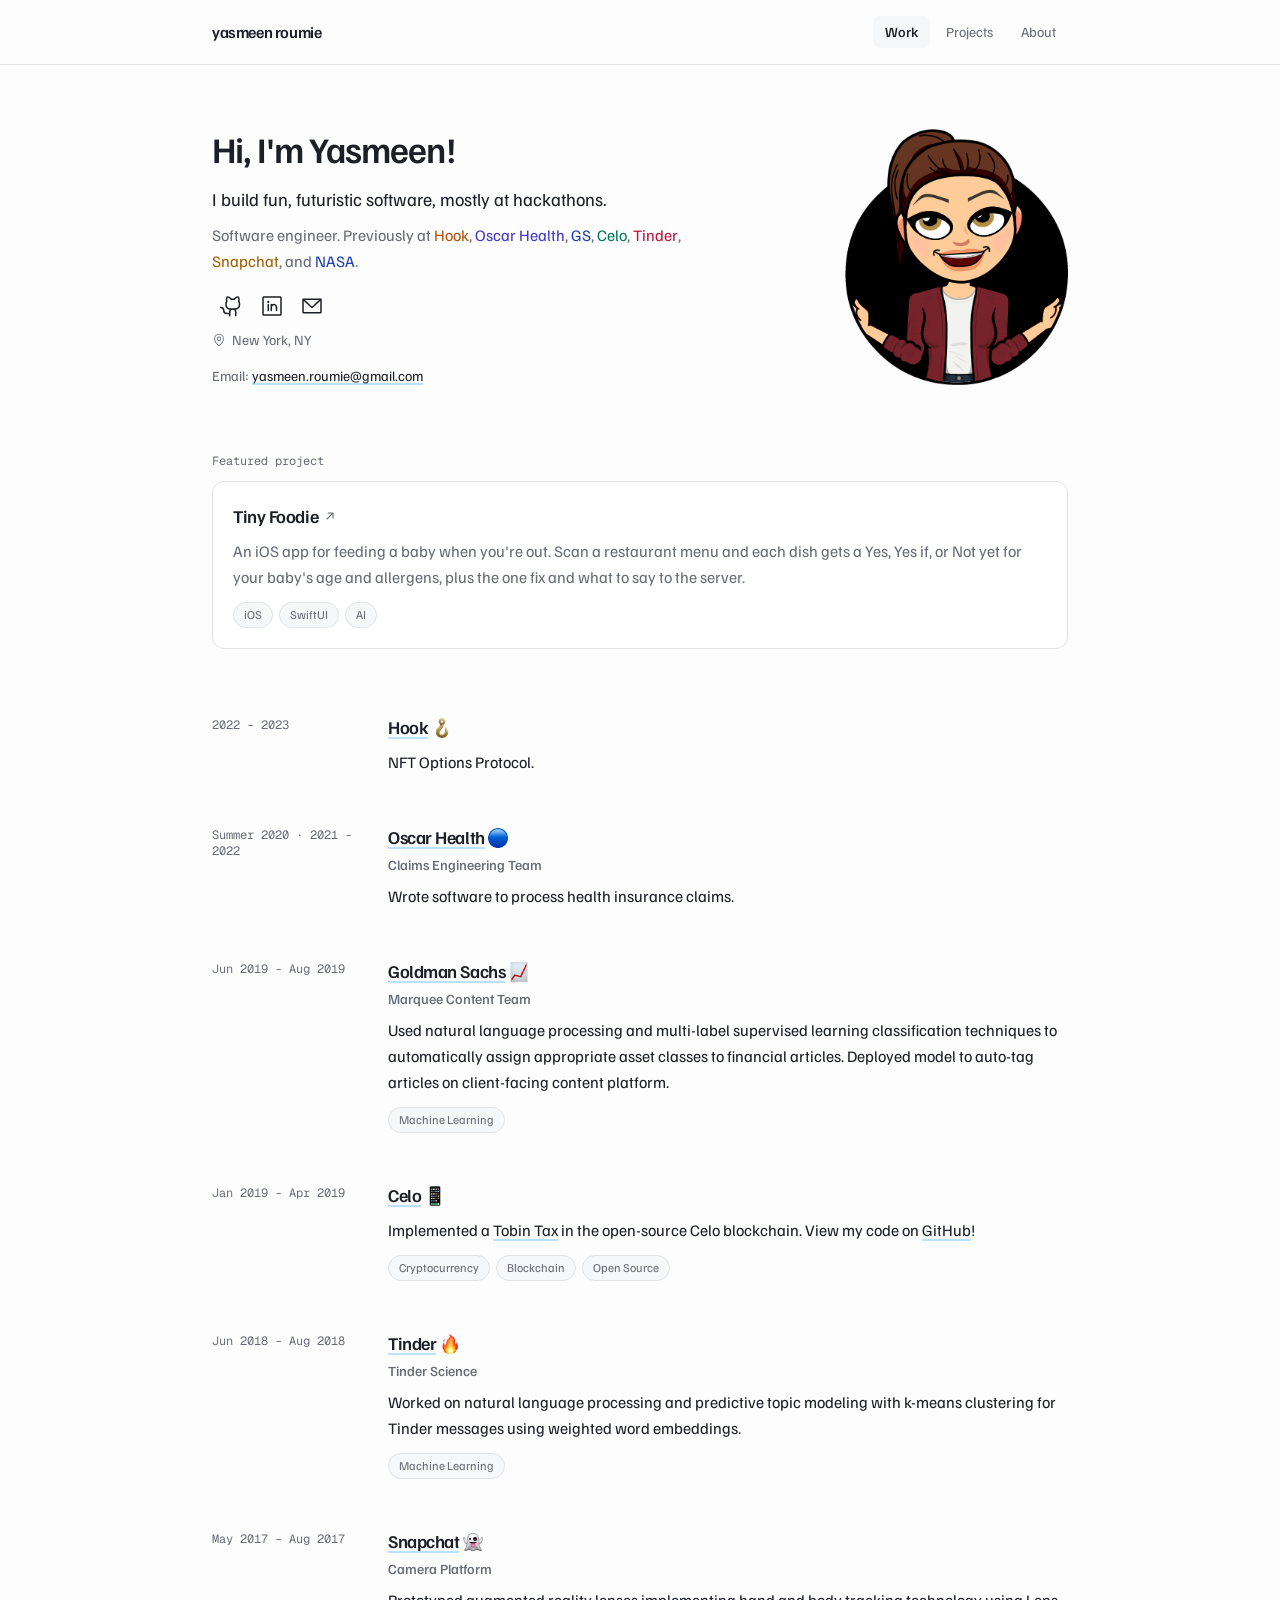
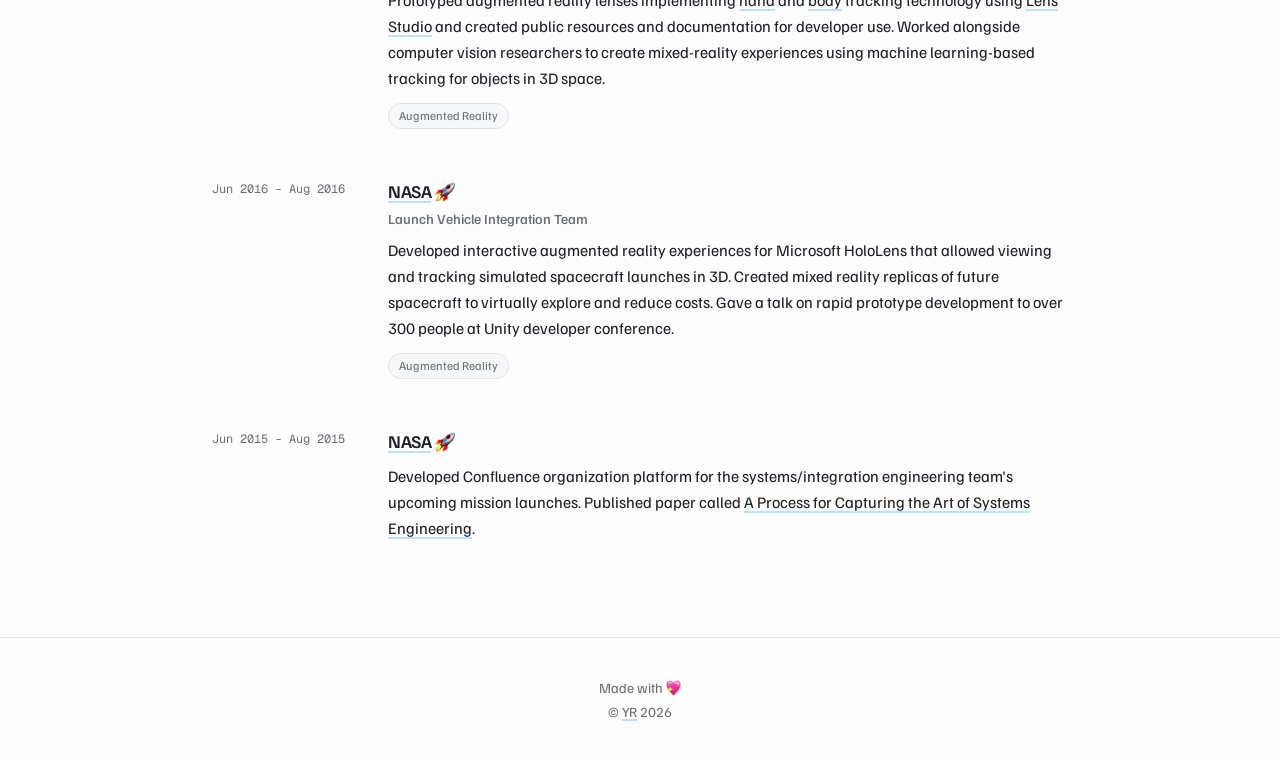
<file: index.html>
<!DOCTYPE html>
<html lang="en">
<head>
	<meta charset="utf-8">
	<meta name="viewport" content="width=device-width, initial-scale=1">
	<title>Yasmeen Roumie | Work</title>
	<meta name="description" content="Yasmeen Roumie is a software engineer exploring fun &amp; futuristic ideas. Previously at Hook, Oscar Health, GS, Celo, Tinder, Snapchat, and NASA.">

	<!-- Facebook Meta Tags -->
	<meta property="og:url" content="https://yasmeenroumie.com/">
	<meta property="og:type" content="website">
	<meta property="og:title" content="Yasmeen Roumie | Work">
	<meta property="og:description" content="Yasmeen Roumie is a software engineer exploring fun &amp; futuristic ideas. Previously at Hook, Oscar Health, GS, Celo, Tinder, Snapchat, and NASA.">
	<meta property="og:image" content="https://yasmeenroumie.com/static/img/og-image.png">
	<meta property="og:image:width" content="1200">
	<meta property="og:image:height" content="630">
	<meta property="og:image:alt" content="Yasmeen Roumie, software engineer, with her bitmoji">

	<!-- Twitter Meta Tags -->
	<meta name="twitter:card" content="summary_large_image">
	<meta property="twitter:domain" content="yasmeenroumie.com">
	<meta property="twitter:url" content="https://yasmeenroumie.com/">
	<meta name="twitter:title" content="Yasmeen Roumie | Work">
	<meta name="twitter:description" content="Yasmeen Roumie is a software engineer exploring fun &amp; futuristic ideas. Previously at Hook, Oscar Health, GS, Celo, Tinder, Snapchat, and NASA.">
	<meta name="twitter:image" content="https://yasmeenroumie.com/static/img/og-image.png">

	<link rel="icon" href="/static/img/favicon.ico" sizes="any">
	<link rel="icon" type="image/png" sizes="32x32" href="/static/img/favicon-32.png">
	<link rel="apple-touch-icon" href="/static/img/apple-touch-icon.png">

	<link rel="preload" href="static/fonts/FamiljenGrotesk-400.woff2" as="font" type="font/woff2" crossorigin>
	<link rel="preload" href="static/fonts/FamiljenGrotesk-600.woff2" as="font" type="font/woff2" crossorigin>
	<link rel="stylesheet" href="static/css/site.css">
	<script src="static/js/nav.js" defer></script>

	<!-- Global site tag (gtag.js) - Google Analytics -->
	<script async src="https://www.googletagmanager.com/gtag/js?id=UA-73710322-1"></script>
	<script>
	  window.dataLayer = window.dataLayer || [];
	  function gtag(){dataLayer.push(arguments);}
	  gtag('js', new Date());

	  gtag('config', 'UA-73710322-1');
	</script>
</head>
<body>

<!--SPRITE:START-->
<svg xmlns="http://www.w3.org/2000/svg" style="display:none" aria-hidden="true">
  <symbol id="i-github" viewBox="0 0 256 256"><path d="M208.31,75.68A59.78,59.78,0,0,0,202.93,28,8,8,0,0,0,196,24a59.75,59.75,0,0,0-48,24H124A59.75,59.75,0,0,0,76,24a8,8,0,0,0-6.93,4,59.78,59.78,0,0,0-5.38,47.68A58.14,58.14,0,0,0,56,104v8a56.06,56.06,0,0,0,48.44,55.47A39.8,39.8,0,0,0,96,192v8H72a24,24,0,0,1-24-24A40,40,0,0,0,8,136a8,8,0,0,0,0,16,24,24,0,0,1,24,24,40,40,0,0,0,40,40H96v16a8,8,0,0,0,16,0V192a24,24,0,0,1,48,0v40a8,8,0,0,0,16,0V192a39.8,39.8,0,0,0-8.44-24.53A56.06,56.06,0,0,0,216,112v-8A58.14,58.14,0,0,0,208.31,75.68ZM200,112a40,40,0,0,1-40,40H112a40,40,0,0,1-40-40v-8a41.74,41.74,0,0,1,6.9-22.48A8,8,0,0,0,80,73.83a43.81,43.81,0,0,1,.79-33.58,43.88,43.88,0,0,1,32.32,20.06A8,8,0,0,0,119.82,64h32.35a8,8,0,0,0,6.74-3.69,43.87,43.87,0,0,1,32.32-20.06A43.81,43.81,0,0,1,192,73.83a8.09,8.09,0,0,0,1,7.65A41.72,41.72,0,0,1,200,104Z"/></symbol>
  <symbol id="i-linkedin" viewBox="0 0 256 256"><path d="M216,24H40A16,16,0,0,0,24,40V216a16,16,0,0,0,16,16H216a16,16,0,0,0,16-16V40A16,16,0,0,0,216,24Zm0,192H40V40H216V216ZM96,112v64a8,8,0,0,1-16,0V112a8,8,0,0,1,16,0Zm88,28v36a8,8,0,0,1-16,0V140a20,20,0,0,0-40,0v36a8,8,0,0,1-16,0V112a8,8,0,0,1,15.79-1.78A36,36,0,0,1,184,140ZM100,84A12,12,0,1,1,88,72,12,12,0,0,1,100,84Z"/></symbol>
  <symbol id="i-mail" viewBox="0 0 256 256"><path d="M224,48H32a8,8,0,0,0-8,8V192a16,16,0,0,0,16,16H216a16,16,0,0,0,16-16V56A8,8,0,0,0,224,48ZM203.43,64,128,133.15,52.57,64ZM216,192H40V74.19l82.59,75.71a8,8,0,0,0,10.82,0L216,74.19V192Z"/></symbol>
  <symbol id="i-pin" viewBox="0 0 256 256"><path d="M128,64a40,40,0,1,0,40,40A40,40,0,0,0,128,64Zm0,64a24,24,0,1,1,24-24A24,24,0,0,1,128,128Zm0-112a88.1,88.1,0,0,0-88,88c0,31.4,14.51,64.68,42,96.25a254.19,254.19,0,0,0,41.45,38.3,8,8,0,0,0,9.18,0A254.19,254.19,0,0,0,174,200.25c27.45-31.57,42-64.85,42-96.25A88.1,88.1,0,0,0,128,16Zm0,206c-16.53-13-72-60.75-72-118a72,72,0,0,1,144,0C200,161.23,144.53,209,128,222Z"/></symbol>
  <symbol id="i-calendar" viewBox="0 0 256 256"><path d="M208,32H184V24a8,8,0,0,0-16,0v8H88V24a8,8,0,0,0-16,0v8H48A16,16,0,0,0,32,48V208a16,16,0,0,0,16,16H208a16,16,0,0,0,16-16V48A16,16,0,0,0,208,32ZM72,48v8a8,8,0,0,0,16,0V48h80v8a8,8,0,0,0,16,0V48h24V80H48V48ZM208,208H48V96H208V208Z"/></symbol>
  <symbol id="i-menu" viewBox="0 0 256 256"><path d="M224,128a8,8,0,0,1-8,8H40a8,8,0,0,1,0-16H216A8,8,0,0,1,224,128ZM40,72H216a8,8,0,0,0,0-16H40a8,8,0,0,0,0,16ZM216,184H40a8,8,0,0,0,0,16H216a8,8,0,0,0,0-16Z"/></symbol>
  <symbol id="i-close" viewBox="0 0 256 256"><path d="M205.66,194.34a8,8,0,0,1-11.32,11.32L128,139.31,61.66,205.66a8,8,0,0,1-11.32-11.32L116.69,128,50.34,61.66A8,8,0,0,1,61.66,50.34L128,116.69l66.34-66.35a8,8,0,0,1,11.32,11.32L139.31,128Z"/></symbol>
  <symbol id="i-arrow" viewBox="0 0 256 256"><path d="M204,64V168a12,12,0,0,1-24,0V93L72.49,200.49a12,12,0,0,1-17-17L163,76H88a12,12,0,0,1,0-24H192A12,12,0,0,1,204,64Z"/></symbol>
</svg>
<!--SPRITE:END-->

<header class="sticky top-0 z-40 border-b border-border bg-bg/80 backdrop-blur-md">
	<nav class="mx-auto flex h-16 max-w-4xl items-center justify-between gap-4 px-5" aria-label="Main">
		<a href="index" class="text-base font-semibold tracking-tight hover:text-accent transition-colors">yasmeen roumie</a>

		<div class="hidden items-center gap-1 sm:flex">
			<a href="index" aria-current="page" class="rounded-lg bg-surface-2 px-3 py-1.5 text-sm font-medium">Work</a>
			<a href="projects" class="rounded-lg px-3 py-1.5 text-sm text-muted transition-colors hover:bg-surface-2 hover:text-fg">Projects</a>
			<a href="about" class="rounded-lg px-3 py-1.5 text-sm text-muted transition-colors hover:bg-surface-2 hover:text-fg">About</a>
		</div>

		<button type="button" class="btn-icon -mr-2 hidden sm:hidden" data-nav-toggle aria-controls="site-menu" aria-expanded="false" aria-label="Menu">
			<svg class="icon text-xl" aria-hidden="true"><use href="#i-menu"></use></svg>
		</button>
	</nav>

	<div id="site-menu" class="border-t border-border sm:hidden" data-nav-menu>
		<div class="mx-auto flex max-w-4xl flex-col px-5 py-2">
			<a href="index" aria-current="page" class="rounded-lg px-3 py-2.5 text-sm font-medium">Work</a>
			<a href="projects" class="rounded-lg px-3 py-2.5 text-sm text-muted transition-colors hover:bg-surface-2 hover:text-fg">Projects</a>
			<a href="about" class="rounded-lg px-3 py-2.5 text-sm text-muted transition-colors hover:bg-surface-2 hover:text-fg">About</a>
		</div>
	</div>
</header>

<main class="mx-auto max-w-4xl px-5 pb-24 pt-12 sm:pt-16">

	<section class="rise flow-root">
	<img src="static/img/hey_bitmoji_trim.png" alt="Bitmoji of Yasmeen waving"
		width="297" height="341"
		class="float-right mb-1 ml-2 h-32 w-auto sm:ml-8 sm:h-48 lg:h-64">
		<div>
			<h1 class="text-3xl font-semibold tracking-tight sm:text-4xl">Hi, I'm Yasmeen!</h1>

			<p class="mt-4 max-w-[56ch] text-lg leading-relaxed">
				I build fun, futuristic software, mostly at hackathons.
			</p>
			<p class="mt-2 max-w-[56ch] leading-relaxed text-muted">
				Software engineer. Previously at
				<a class="sweep sweep-hook" href="https://hook.xyz">Hook</a>,
				<a class="sweep sweep-oscar" href="https://www.hioscar.com/">Oscar Health</a>,
				<a class="sweep sweep-gs" href="https://www.goldmansachs.com/">GS</a>,
				<a class="sweep sweep-celo" href="https://celo.org">Celo</a>,
				<a class="sweep sweep-tinder" href="https://tinder.com">Tinder</a>,
				<a class="sweep sweep-snapchat" href="https://snapchat.com">Snapchat</a>, and
				<a class="sweep sweep-nasa" href="https://nasa.gov">NASA</a>.
			</p>

			<div class="-ml-2 mt-3 flex flex-wrap items-center">
				<a class="btn-icon size-10" href="http://bit.ly/yasmeen-github" aria-label="GitHub">
					<svg class="icon text-2xl" aria-hidden="true"><use href="#i-github"></use></svg>
				</a>
				<a class="btn-icon size-10" href="http://bit.ly/yasmeen-linkedin" aria-label="LinkedIn">
					<svg class="icon text-2xl" aria-hidden="true"><use href="#i-linkedin"></use></svg>
				</a>
				<a class="btn-icon size-10" href="mailto:yasmeen.roumie@gmail.com" aria-label="Email">
					<svg class="icon text-2xl" aria-hidden="true"><use href="#i-mail"></use></svg>
				</a>
			</div>

			<p class="mt-1 flex items-center gap-1.5 text-sm text-muted">
				<svg class="icon" aria-hidden="true"><use href="#i-pin"></use></svg>
				New York, NY
			</p>

			<p class="mt-4 text-sm">
				<span class="text-muted">Email:</span>
				<a class="marker" href="mailto:yasmeen.roumie@gmail.com">yasmeen.roumie@gmail.com</a>
			</p>
		</div>

	</section>

	<section class="mt-12 sm:mt-16" aria-labelledby="featured-heading">
		<p id="featured-heading" class="font-mono text-xs text-muted">Featured project</p>
		<a class="card-link group mt-3 block" href="tinyfoodie/">
			<article class="card p-5">
				<h2 class="flex items-center gap-1.5 text-lg font-semibold tracking-tight">
					Tiny Foodie
					<svg class="icon text-xs text-muted transition-transform group-hover:-translate-y-0.5 group-hover:translate-x-0.5" aria-hidden="true"><use href="#i-arrow"></use></svg>
				</h2>
				<p class="mt-2 leading-relaxed text-muted">An iOS app for feeding a baby when you're out. Scan a restaurant menu and each dish gets a Yes, Yes if, or Not yet for your baby's age and allergens, plus the one fix and what to say to the server.</p>
				<ul class="mt-3 flex flex-wrap gap-1.5">
					<li class="tag">iOS</li>
					<li class="tag">SwiftUI</li>
					<li class="tag">AI</li>
				</ul>
			</article>
		</a>
	</section>

	<ol class="mt-12 space-y-12 sm:mt-16">

		<li class="grid gap-2 sm:grid-cols-[9rem_1fr] sm:gap-8">
			<p class="pt-1 font-mono text-xs text-muted">2022 - 2023</p>
			<div>
				<h2 class="text-lg font-semibold tracking-tight">
					<a class="marker" href="https://www.hook.xyz/">Hook</a>
					<img class="emoji" src="static/img/emoji/1fa9d.png" alt="" aria-hidden="true" width="64" height="64">
				</h2>
				<p class="mt-2 leading-relaxed">NFT Options Protocol.</p>
			</div>
		</li>

		<li class="grid gap-2 sm:grid-cols-[9rem_1fr] sm:gap-8">
			<p class="pt-1 font-mono text-xs text-muted">Summer 2020 &middot; 2021 - 2022</p>
			<div>
				<h2 class="text-lg font-semibold tracking-tight">
					<a class="marker" href="https://www.hioscar.com/">Oscar Health</a>
					<img class="emoji" src="static/img/emoji/1f535.png" alt="" aria-hidden="true" width="64" height="64">
				</h2>
				<p class="mt-1 text-sm font-medium text-muted">Claims Engineering Team</p>
				<p class="mt-2 leading-relaxed">Wrote software to process health insurance claims.</p>
			</div>
		</li>

		<li class="grid gap-2 sm:grid-cols-[9rem_1fr] sm:gap-8">
			<p class="pt-1 font-mono text-xs text-muted">Jun 2019 - Aug 2019</p>
			<div>
				<h2 class="text-lg font-semibold tracking-tight">
					<a class="marker" href="https://www.goldmansachs.com/">Goldman Sachs</a>
					<img class="emoji" src="static/img/emoji/1f4c8.png" alt="" aria-hidden="true" width="64" height="64">
				</h2>
				<p class="mt-1 text-sm font-medium text-muted">Marquee Content Team</p>
				<p class="mt-2 leading-relaxed">Used natural language processing and multi-label supervised learning classification techniques to automatically assign appropriate asset classes to financial articles. Deployed model to auto-tag articles on client-facing content platform.</p>
				<ul class="mt-3 flex flex-wrap gap-1.5">
					<li class="tag">Machine Learning</li>
				</ul>
			</div>
		</li>

		<li class="grid gap-2 sm:grid-cols-[9rem_1fr] sm:gap-8">
			<p class="pt-1 font-mono text-xs text-muted">Jan 2019 - Apr 2019</p>
			<div>
				<h2 class="text-lg font-semibold tracking-tight">
					<a class="marker" href="https://celo.org/">Celo</a>
					<img class="emoji" src="static/img/emoji/1f4f1.png" alt="" aria-hidden="true" width="64" height="64">
				</h2>
				<p class="mt-2 leading-relaxed">Implemented a <a class="marker" href="https://www.investopedia.com/terms/t/tobin-tax.asp">Tobin Tax</a> in the open-source Celo blockchain. View my code on <a class="marker" href="https://github.com/celo-org/celo-blockchain/commits?author=yasmeen">GitHub</a>!</p>
				<ul class="mt-3 flex flex-wrap gap-1.5">
					<li class="tag">Cryptocurrency</li>
					<li class="tag">Blockchain</li>
					<li class="tag">Open Source</li>
				</ul>
			</div>
		</li>

		<li class="grid gap-2 sm:grid-cols-[9rem_1fr] sm:gap-8">
			<p class="pt-1 font-mono text-xs text-muted">Jun 2018 - Aug 2018</p>
			<div>
				<h2 class="text-lg font-semibold tracking-tight">
					<a class="marker" href="https://tinder.com/">Tinder</a>
					<img class="emoji" src="static/img/emoji/1f525.png" alt="" aria-hidden="true" width="64" height="64">
				</h2>
				<p class="mt-1 text-sm font-medium text-muted">Tinder Science</p>
				<p class="mt-2 leading-relaxed">Worked on natural language processing and predictive topic modeling with k-means clustering for Tinder messages using weighted word embeddings.</p>
				<ul class="mt-3 flex flex-wrap gap-1.5">
					<li class="tag">Machine Learning</li>
				</ul>
			</div>
		</li>

		<li class="grid gap-2 sm:grid-cols-[9rem_1fr] sm:gap-8">
			<p class="pt-1 font-mono text-xs text-muted">May 2017 - Aug 2017</p>
			<div>
				<h2 class="text-lg font-semibold tracking-tight">
					<a class="marker" href="https://snapchat.com/">Snapchat</a>
					<img class="emoji" src="static/img/emoji/1f47b.png" alt="" aria-hidden="true" width="64" height="64">
				</h2>
				<p class="mt-1 text-sm font-medium text-muted">Camera Platform</p>
				<p class="mt-2 leading-relaxed">Prototyped augmented reality lenses implementing <a class="marker" href="https://lensstudio.snapchat.com/templates/object/hand/">hand</a> and <a class="marker" href="https://lensstudio.snapchat.com/templates/object/body/">body</a> tracking technology using <a class="marker" href="https://lensstudio.snapchat.com/">Lens Studio</a> and created public resources and documentation for developer use. Worked alongside computer vision researchers to create mixed-reality experiences using machine learning-based tracking for objects in 3D space.</p>
				<ul class="mt-3 flex flex-wrap gap-1.5">
					<li class="tag">Augmented Reality</li>
				</ul>
			</div>
		</li>

		<li class="grid gap-2 sm:grid-cols-[9rem_1fr] sm:gap-8">
			<p class="pt-1 font-mono text-xs text-muted">Jun 2016 - Aug 2016</p>
			<div>
				<h2 class="text-lg font-semibold tracking-tight">
					<a class="marker" href="https://nasa.gov/">NASA</a>
					<img class="emoji" src="static/img/emoji/1f680.png" alt="" aria-hidden="true" width="64" height="64">
				</h2>
				<p class="mt-1 text-sm font-medium text-muted">Launch Vehicle Integration Team</p>
				<p class="mt-2 leading-relaxed">Developed interactive augmented reality experiences for Microsoft HoloLens that allowed viewing and tracking simulated spacecraft launches in 3D. Created mixed reality replicas of future spacecraft to virtually explore and reduce costs. Gave a talk on rapid prototype development to over 300 people at Unity developer conference.</p>
				<ul class="mt-3 flex flex-wrap gap-1.5">
					<li class="tag">Augmented Reality</li>
				</ul>
			</div>
		</li>

		<li class="grid gap-2 sm:grid-cols-[9rem_1fr] sm:gap-8">
			<p class="pt-1 font-mono text-xs text-muted">Jun 2015 - Aug 2015</p>
			<div>
				<h2 class="text-lg font-semibold tracking-tight">
					<a class="marker" href="https://nasa.gov/">NASA</a>
					<img class="emoji" src="static/img/emoji/1f680.png" alt="" aria-hidden="true" width="64" height="64">
				</h2>
				<p class="mt-2 leading-relaxed">Developed Confluence organization platform for the systems/integration engineering team's upcoming mission launches. Published paper called <a class="marker" href="https://doi.org/10.1002/j.2334-5837.2016.00236.x">A Process for Capturing the Art of Systems Engineering</a>.</p>
			</div>
		</li>

	</ol>
</main>

<footer class="border-t border-border">
	<div class="mx-auto flex max-w-4xl flex-col items-center gap-1 px-5 py-10 text-sm text-muted">
		<p>Made with <img class="emoji" src="static/img/emoji/1f496.png" alt="" aria-hidden="true" width="64" height="64"><span class="sr-only">love</span></p>
		<p>&copy; <a class="marker" href="https://github.com/yasmeen">YR</a> <span data-year>2026</span></p>
	</div>
</footer>

</body>
</html>
</file>
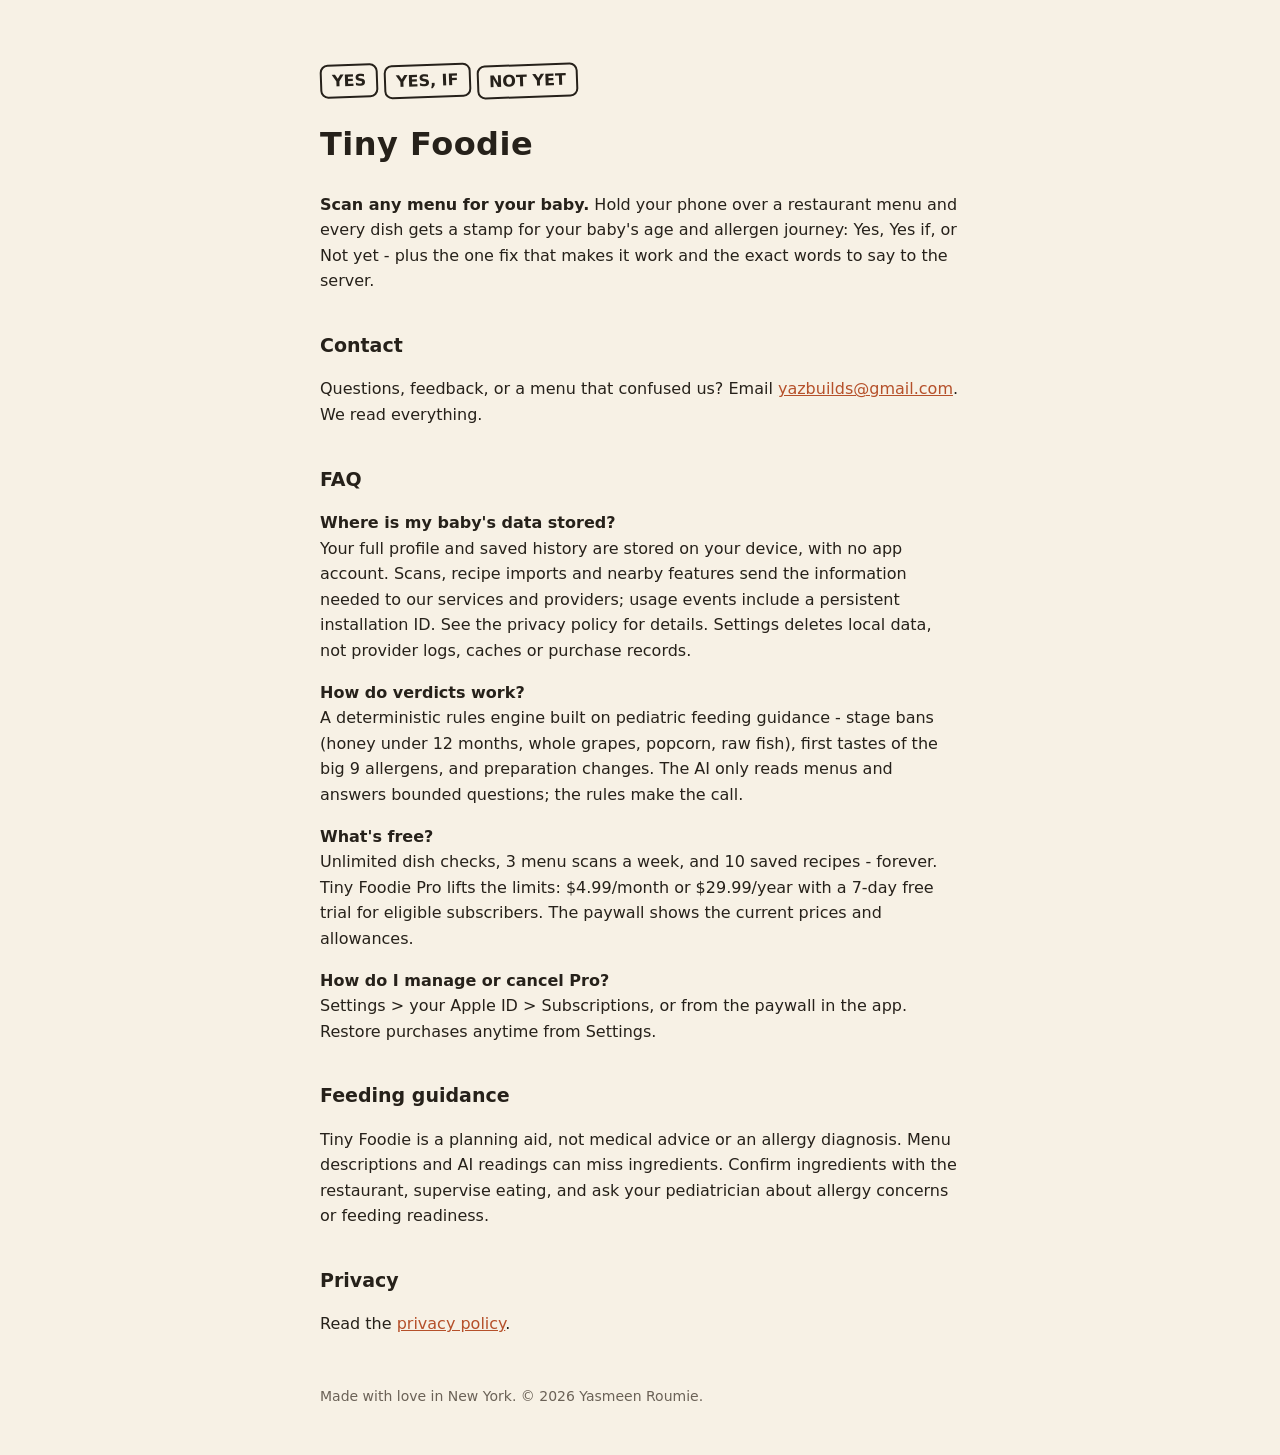
<file: tinyfoodie/index.html>
<!DOCTYPE html>
<html lang="en">
<head>
<meta charset="utf-8">
<meta name="viewport" content="width=device-width, initial-scale=1">
<title>Tiny Foodie - Support</title>
<style>
  body{font-family:-apple-system,'SF Pro Rounded',system-ui,sans-serif;background:#f7f1e5;color:#26211a;max-width:640px;margin:0 auto;padding:48px 24px;line-height:1.6}
  h1{font-size:32px;letter-spacing:.5px}
  h2{font-size:19px;margin-top:36px}
  .stamp{display:inline-block;border:2px solid #26211a;border-radius:8px;padding:2px 10px;font-weight:700;transform:rotate(-2deg);margin-right:6px}
  a{color:#b5502a}
  footer{margin-top:48px;font-size:14px;color:#6b6257}
</style>
</head>
<body>
<p><span class="stamp">YES</span><span class="stamp">YES, IF</span><span class="stamp">NOT YET</span></p>
<h1>Tiny Foodie</h1>
<p><strong>Scan any menu for your baby.</strong> Hold your phone over a restaurant menu and every dish gets a stamp for your baby's age and allergen journey: Yes, Yes if, or Not yet - plus the one fix that makes it work and the exact words to say to the server.</p>

<h2>Contact</h2>
<p>Questions, feedback, or a menu that confused us? Email <a href="mailto:yazbuilds@gmail.com">yazbuilds@gmail.com</a>. We read everything.</p>

<h2>FAQ</h2>
<p><strong>Where is my baby's data stored?</strong><br>Your full profile and saved history are stored on your device, with no app account. Scans, recipe imports and nearby features send the information needed to our services and providers; usage events include a persistent installation ID. See the privacy policy for details. Settings deletes local data, not provider logs, caches or purchase records.</p>
<p><strong>How do verdicts work?</strong><br>A deterministic rules engine built on pediatric feeding guidance - stage bans (honey under 12 months, whole grapes, popcorn, raw fish), first tastes of the big 9 allergens, and preparation changes. The AI only reads menus and answers bounded questions; the rules make the call.</p>
<p><strong>What's free?</strong><br>Unlimited dish checks, 3 menu scans a week, and 10 saved recipes - forever. Tiny Foodie Pro lifts the limits: $4.99/month or $29.99/year with a 7-day free trial for eligible subscribers. The paywall shows the current prices and allowances.</p>
<p><strong>How do I manage or cancel Pro?</strong><br>Settings &gt; your Apple ID &gt; Subscriptions, or from the paywall in the app. Restore purchases anytime from Settings.</p>

<h2>Feeding guidance</h2>
<p>Tiny Foodie is a planning aid, not medical advice or an allergy diagnosis. Menu descriptions and AI readings can miss ingredients. Confirm ingredients with the restaurant, supervise eating, and ask your pediatrician about allergy concerns or feeding readiness.</p>

<h2>Privacy</h2>
<p>Read the <a href="/tinyfoodie/privacy.html">privacy policy</a>.</p>

<footer>Made with love in New York. &copy; 2026 Yasmeen Roumie.</footer>
</body>
</html>
</file>
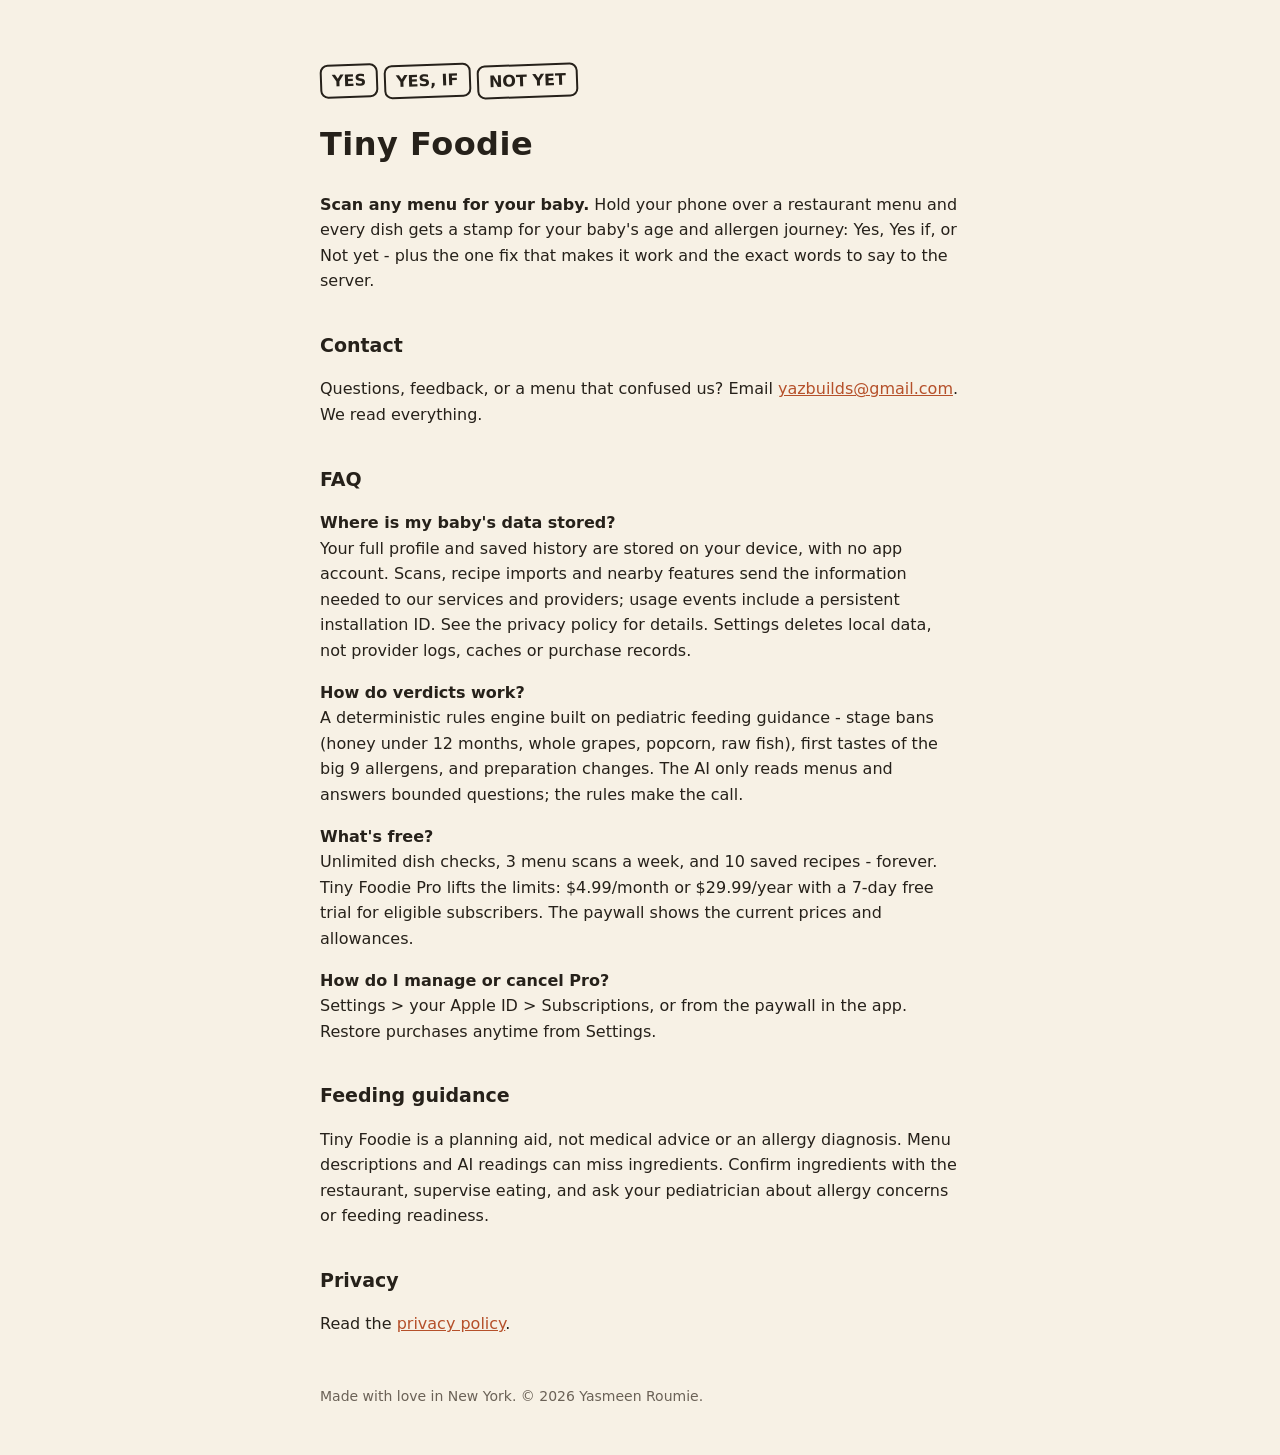
<file: tinyfoodie/video/index.html>
<!DOCTYPE html>
<html lang="en">
<head>
<meta charset="utf-8">
<meta name="viewport" content="width=device-width, initial-scale=1">
<title>Tiny Foodie</title>
<!-- TARGET-FLIP: once the demo video is on YouTube, replace the two URLs below with the YouTube video URL (temporary target is the support page) -->
<meta http-equiv="refresh" content="0; url=/tinyfoodie/">
<link rel="canonical" href="/tinyfoodie/">
</head>
<body style="font-family:-apple-system,system-ui,sans-serif;background:#f7f1e5;color:#26211a;text-align:center;padding-top:30vh">
<p>Taking you to the Tiny Foodie demo&hellip;</p>
<p><a href="/tinyfoodie/" style="color:#b5502a">Continue</a></p>
</body>
</html>
</file>
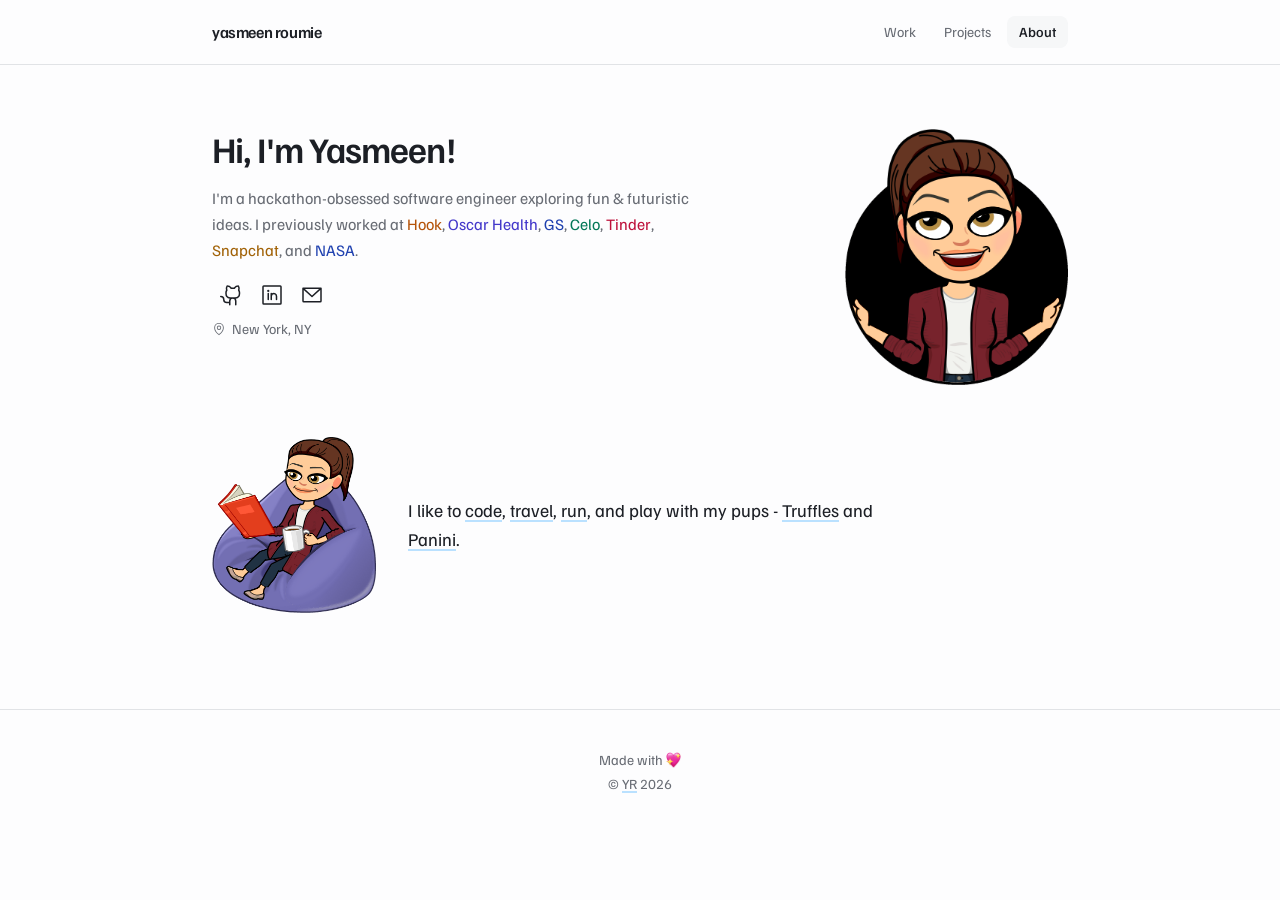
<file: about.html>
<!DOCTYPE html>
<html lang="en">
<head>
	<meta charset="utf-8">
	<meta name="viewport" content="width=device-width, initial-scale=1">
	<title>Yasmeen Roumie | About</title>
	<meta name="description" content="About Yasmeen Roumie, a hackathon-obsessed software engineer based in New York.">

	<!-- Facebook Meta Tags -->
	<meta property="og:url" content="https://yasmeenroumie.com/about.html">
	<meta property="og:type" content="website">
	<meta property="og:title" content="Yasmeen Roumie | About">
	<meta property="og:description" content="About Yasmeen Roumie, a hackathon-obsessed software engineer based in New York.">
	<meta property="og:image" content="https://yasmeenroumie.com/static/img/og-image.png">
	<meta property="og:image:width" content="1200">
	<meta property="og:image:height" content="630">
	<meta property="og:image:alt" content="Yasmeen Roumie, software engineer, with her bitmoji">

	<!-- Twitter Meta Tags -->
	<meta name="twitter:card" content="summary_large_image">
	<meta property="twitter:domain" content="yasmeenroumie.com">
	<meta property="twitter:url" content="https://yasmeenroumie.com/about.html">
	<meta name="twitter:title" content="Yasmeen Roumie | About">
	<meta name="twitter:description" content="About Yasmeen Roumie, a hackathon-obsessed software engineer based in New York.">
	<meta name="twitter:image" content="https://yasmeenroumie.com/static/img/og-image.png">

	<link rel="icon" href="/static/img/favicon.ico" sizes="any">
	<link rel="icon" type="image/png" sizes="32x32" href="/static/img/favicon-32.png">
	<link rel="apple-touch-icon" href="/static/img/apple-touch-icon.png">

	<link rel="preload" href="static/fonts/FamiljenGrotesk-400.woff2" as="font" type="font/woff2" crossorigin>
	<link rel="preload" href="static/fonts/FamiljenGrotesk-600.woff2" as="font" type="font/woff2" crossorigin>
	<link rel="stylesheet" href="static/css/site.css">
	<script src="static/js/nav.js" defer></script>

	<!-- Global site tag (gtag.js) - Google Analytics -->
	<script async src="https://www.googletagmanager.com/gtag/js?id=UA-73710322-1"></script>
	<script>
	  window.dataLayer = window.dataLayer || [];
	  function gtag(){dataLayer.push(arguments);}
	  gtag('js', new Date());

	  gtag('config', 'UA-73710322-1');
	</script>
</head>
<body>

<!--SPRITE:START-->
<svg xmlns="http://www.w3.org/2000/svg" style="display:none" aria-hidden="true">
  <symbol id="i-github" viewBox="0 0 256 256"><path d="M208.31,75.68A59.78,59.78,0,0,0,202.93,28,8,8,0,0,0,196,24a59.75,59.75,0,0,0-48,24H124A59.75,59.75,0,0,0,76,24a8,8,0,0,0-6.93,4,59.78,59.78,0,0,0-5.38,47.68A58.14,58.14,0,0,0,56,104v8a56.06,56.06,0,0,0,48.44,55.47A39.8,39.8,0,0,0,96,192v8H72a24,24,0,0,1-24-24A40,40,0,0,0,8,136a8,8,0,0,0,0,16,24,24,0,0,1,24,24,40,40,0,0,0,40,40H96v16a8,8,0,0,0,16,0V192a24,24,0,0,1,48,0v40a8,8,0,0,0,16,0V192a39.8,39.8,0,0,0-8.44-24.53A56.06,56.06,0,0,0,216,112v-8A58.14,58.14,0,0,0,208.31,75.68ZM200,112a40,40,0,0,1-40,40H112a40,40,0,0,1-40-40v-8a41.74,41.74,0,0,1,6.9-22.48A8,8,0,0,0,80,73.83a43.81,43.81,0,0,1,.79-33.58,43.88,43.88,0,0,1,32.32,20.06A8,8,0,0,0,119.82,64h32.35a8,8,0,0,0,6.74-3.69,43.87,43.87,0,0,1,32.32-20.06A43.81,43.81,0,0,1,192,73.83a8.09,8.09,0,0,0,1,7.65A41.72,41.72,0,0,1,200,104Z"/></symbol>
  <symbol id="i-linkedin" viewBox="0 0 256 256"><path d="M216,24H40A16,16,0,0,0,24,40V216a16,16,0,0,0,16,16H216a16,16,0,0,0,16-16V40A16,16,0,0,0,216,24Zm0,192H40V40H216V216ZM96,112v64a8,8,0,0,1-16,0V112a8,8,0,0,1,16,0Zm88,28v36a8,8,0,0,1-16,0V140a20,20,0,0,0-40,0v36a8,8,0,0,1-16,0V112a8,8,0,0,1,15.79-1.78A36,36,0,0,1,184,140ZM100,84A12,12,0,1,1,88,72,12,12,0,0,1,100,84Z"/></symbol>
  <symbol id="i-mail" viewBox="0 0 256 256"><path d="M224,48H32a8,8,0,0,0-8,8V192a16,16,0,0,0,16,16H216a16,16,0,0,0,16-16V56A8,8,0,0,0,224,48ZM203.43,64,128,133.15,52.57,64ZM216,192H40V74.19l82.59,75.71a8,8,0,0,0,10.82,0L216,74.19V192Z"/></symbol>
  <symbol id="i-pin" viewBox="0 0 256 256"><path d="M128,64a40,40,0,1,0,40,40A40,40,0,0,0,128,64Zm0,64a24,24,0,1,1,24-24A24,24,0,0,1,128,128Zm0-112a88.1,88.1,0,0,0-88,88c0,31.4,14.51,64.68,42,96.25a254.19,254.19,0,0,0,41.45,38.3,8,8,0,0,0,9.18,0A254.19,254.19,0,0,0,174,200.25c27.45-31.57,42-64.85,42-96.25A88.1,88.1,0,0,0,128,16Zm0,206c-16.53-13-72-60.75-72-118a72,72,0,0,1,144,0C200,161.23,144.53,209,128,222Z"/></symbol>
  <symbol id="i-calendar" viewBox="0 0 256 256"><path d="M208,32H184V24a8,8,0,0,0-16,0v8H88V24a8,8,0,0,0-16,0v8H48A16,16,0,0,0,32,48V208a16,16,0,0,0,16,16H208a16,16,0,0,0,16-16V48A16,16,0,0,0,208,32ZM72,48v8a8,8,0,0,0,16,0V48h80v8a8,8,0,0,0,16,0V48h24V80H48V48ZM208,208H48V96H208V208Z"/></symbol>
  <symbol id="i-menu" viewBox="0 0 256 256"><path d="M224,128a8,8,0,0,1-8,8H40a8,8,0,0,1,0-16H216A8,8,0,0,1,224,128ZM40,72H216a8,8,0,0,0,0-16H40a8,8,0,0,0,0,16ZM216,184H40a8,8,0,0,0,0,16H216a8,8,0,0,0,0-16Z"/></symbol>
  <symbol id="i-close" viewBox="0 0 256 256"><path d="M205.66,194.34a8,8,0,0,1-11.32,11.32L128,139.31,61.66,205.66a8,8,0,0,1-11.32-11.32L116.69,128,50.34,61.66A8,8,0,0,1,61.66,50.34L128,116.69l66.34-66.35a8,8,0,0,1,11.32,11.32L139.31,128Z"/></symbol>
  <symbol id="i-arrow" viewBox="0 0 256 256"><path d="M204,64V168a12,12,0,0,1-24,0V93L72.49,200.49a12,12,0,0,1-17-17L163,76H88a12,12,0,0,1,0-24H192A12,12,0,0,1,204,64Z"/></symbol>
</svg>
<!--SPRITE:END-->

<header class="sticky top-0 z-40 border-b border-border bg-bg/80 backdrop-blur-md">
	<nav class="mx-auto flex h-16 max-w-4xl items-center justify-between gap-4 px-5" aria-label="Main">
		<a href="index" class="text-base font-semibold tracking-tight hover:text-accent transition-colors">yasmeen roumie</a>

		<div class="hidden items-center gap-1 sm:flex">
			<a href="index" class="rounded-lg px-3 py-1.5 text-sm text-muted transition-colors hover:bg-surface-2 hover:text-fg">Work</a>
			<a href="projects" class="rounded-lg px-3 py-1.5 text-sm text-muted transition-colors hover:bg-surface-2 hover:text-fg">Projects</a>
			<a href="about" aria-current="page" class="rounded-lg bg-surface-2 px-3 py-1.5 text-sm font-medium">About</a>
		</div>

		<button type="button" class="btn-icon -mr-2 hidden sm:hidden" data-nav-toggle aria-controls="site-menu" aria-expanded="false" aria-label="Menu">
			<svg class="icon text-xl" aria-hidden="true"><use href="#i-menu"></use></svg>
		</button>
	</nav>

	<div id="site-menu" class="border-t border-border sm:hidden" data-nav-menu>
		<div class="mx-auto flex max-w-4xl flex-col px-5 py-2">
			<a href="index" class="rounded-lg px-3 py-2.5 text-sm text-muted transition-colors hover:bg-surface-2 hover:text-fg">Work</a>
			<a href="projects" class="rounded-lg px-3 py-2.5 text-sm text-muted transition-colors hover:bg-surface-2 hover:text-fg">Projects</a>
			<a href="about" aria-current="page" class="rounded-lg px-3 py-2.5 text-sm font-medium">About</a>
		</div>
	</div>
</header>

<main class="mx-auto max-w-4xl px-5 pb-24 pt-12 sm:pt-16">

	<section class="rise flow-root">
	<img src="static/img/hey_bitmoji_trim.png" alt="Bitmoji of Yasmeen waving"
		width="297" height="341"
		class="float-right mb-1 ml-2 h-32 w-auto sm:ml-8 sm:h-48 lg:h-64">
		<div>
			<h1 class="text-3xl font-semibold tracking-tight sm:text-4xl">Hi, I'm Yasmeen!</h1>

			<p class="mt-4 max-w-[56ch] leading-relaxed text-muted">
				I'm a hackathon-obsessed software engineer exploring fun &amp; futuristic ideas. I previously worked at
				<a class="sweep sweep-hook" href="https://hook.xyz">Hook</a>,
				<a class="sweep sweep-oscar" href="https://www.hioscar.com/">Oscar Health</a>,
				<a class="sweep sweep-gs" href="https://www.goldmansachs.com/">GS</a>,
				<a class="sweep sweep-celo" href="https://celo.org">Celo</a>,
				<a class="sweep sweep-tinder" href="https://tinder.com">Tinder</a>,
				<a class="sweep sweep-snapchat" href="https://snapchat.com">Snapchat</a>, and
				<a class="sweep sweep-nasa" href="https://nasa.gov">NASA</a>.
			</p>

			<div class="-ml-2 mt-3 flex flex-wrap items-center">
				<a class="btn-icon size-10" href="http://bit.ly/yasmeen-github" aria-label="GitHub">
					<svg class="icon text-2xl" aria-hidden="true"><use href="#i-github"></use></svg>
				</a>
				<a class="btn-icon size-10" href="http://bit.ly/yasmeen-linkedin" aria-label="LinkedIn">
					<svg class="icon text-2xl" aria-hidden="true"><use href="#i-linkedin"></use></svg>
				</a>
				<a class="btn-icon size-10" href="mailto:yasmeen.roumie@gmail.com" aria-label="Email">
					<svg class="icon text-2xl" aria-hidden="true"><use href="#i-mail"></use></svg>
				</a>
			</div>

			<p class="mt-1 flex items-center gap-1.5 text-sm text-muted">
				<svg class="icon" aria-hidden="true"><use href="#i-pin"></use></svg>
				New York, NY
			</p>
		</div>

	</section>

	<section class="mt-12 flex items-center gap-4 sm:gap-8">
		<p class="min-w-0 max-w-[52ch] text-base leading-relaxed sm:text-lg">
			I like to <a class="marker" href="https://github.com/yasmeen">code</a>,
			<a class="marker" href="https://nomadlist.com/@yasmeen">travel</a>,
			<a class="marker" href="https://www.strava.com/athletes/118008350">run</a>, and play with my pups
			<span class="whitespace-nowrap">- <a class="marker" href="https://www.instagram.com/hellotruffles/">Truffles</a></span>
			and <a class="marker" href="https://www.instagram.com/ciaopanini/">Panini</a>.
		</p>

		<img src="static/img/chill_bitmoji_trim.png" alt="Bitmoji of Yasmeen reading in a beanbag"
		     width="319" height="342"
		     class="order-first h-28 w-auto shrink-0 sm:h-44">
	</section>

</main>

<footer class="border-t border-border">
	<div class="mx-auto flex max-w-4xl flex-col items-center gap-1 px-5 py-10 text-sm text-muted">
		<p>Made with <img class="emoji" src="static/img/emoji/1f496.png" alt="" aria-hidden="true" width="64" height="64"><span class="sr-only">love</span></p>
		<p>&copy; <a class="marker" href="https://github.com/yasmeen">YR</a> <span data-year>2026</span></p>
	</div>
</footer>

</body>
</html>
</file>
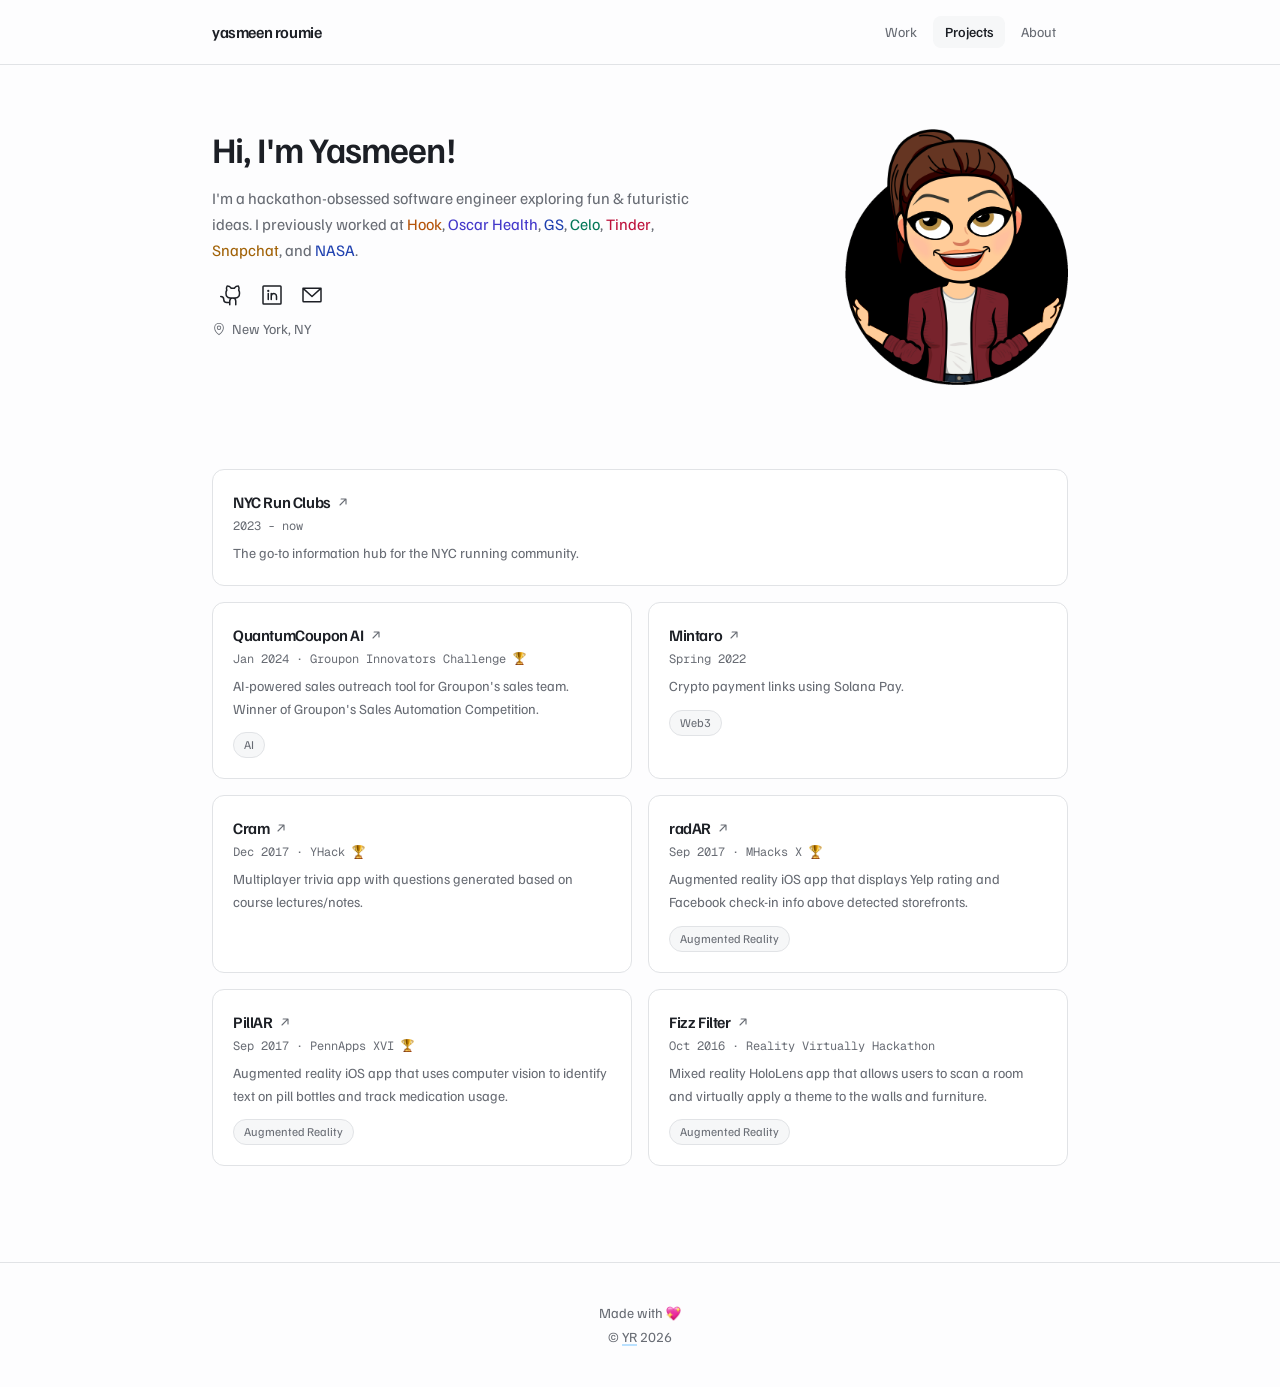
<file: projects.html>
<!DOCTYPE html>
<html lang="en">
<head>
	<meta charset="utf-8">
	<meta name="viewport" content="width=device-width, initial-scale=1">
	<title>Yasmeen Roumie | Projects</title>
	<meta name="description" content="Hackathon and side projects by Yasmeen Roumie.">

	<!-- Facebook Meta Tags -->
	<meta property="og:url" content="https://yasmeenroumie.com/projects.html">
	<meta property="og:type" content="website">
	<meta property="og:title" content="Yasmeen Roumie | Projects">
	<meta property="og:description" content="Hackathon and side projects by Yasmeen Roumie.">
	<meta property="og:image" content="https://yasmeenroumie.com/static/img/og-image.png">
	<meta property="og:image:width" content="1200">
	<meta property="og:image:height" content="630">
	<meta property="og:image:alt" content="Yasmeen Roumie, software engineer, with her bitmoji">

	<!-- Twitter Meta Tags -->
	<meta name="twitter:card" content="summary_large_image">
	<meta property="twitter:domain" content="yasmeenroumie.com">
	<meta property="twitter:url" content="https://yasmeenroumie.com/projects.html">
	<meta name="twitter:title" content="Yasmeen Roumie | Projects">
	<meta name="twitter:description" content="Hackathon and side projects by Yasmeen Roumie.">
	<meta name="twitter:image" content="https://yasmeenroumie.com/static/img/og-image.png">

	<link rel="icon" href="/static/img/favicon.ico" sizes="any">
	<link rel="icon" type="image/png" sizes="32x32" href="/static/img/favicon-32.png">
	<link rel="apple-touch-icon" href="/static/img/apple-touch-icon.png">

	<link rel="preload" href="static/fonts/FamiljenGrotesk-400.woff2" as="font" type="font/woff2" crossorigin>
	<link rel="preload" href="static/fonts/FamiljenGrotesk-600.woff2" as="font" type="font/woff2" crossorigin>
	<link rel="stylesheet" href="static/css/site.css">
	<script src="static/js/nav.js" defer></script>

	<!-- Global site tag (gtag.js) - Google Analytics -->
	<script async src="https://www.googletagmanager.com/gtag/js?id=UA-73710322-1"></script>
	<script>
	  window.dataLayer = window.dataLayer || [];
	  function gtag(){dataLayer.push(arguments);}
	  gtag('js', new Date());

	  gtag('config', 'UA-73710322-1');
	</script>
</head>
<body>

<!--SPRITE:START-->
<svg xmlns="http://www.w3.org/2000/svg" style="display:none" aria-hidden="true">
  <symbol id="i-github" viewBox="0 0 256 256"><path d="M208.31,75.68A59.78,59.78,0,0,0,202.93,28,8,8,0,0,0,196,24a59.75,59.75,0,0,0-48,24H124A59.75,59.75,0,0,0,76,24a8,8,0,0,0-6.93,4,59.78,59.78,0,0,0-5.38,47.68A58.14,58.14,0,0,0,56,104v8a56.06,56.06,0,0,0,48.44,55.47A39.8,39.8,0,0,0,96,192v8H72a24,24,0,0,1-24-24A40,40,0,0,0,8,136a8,8,0,0,0,0,16,24,24,0,0,1,24,24,40,40,0,0,0,40,40H96v16a8,8,0,0,0,16,0V192a24,24,0,0,1,48,0v40a8,8,0,0,0,16,0V192a39.8,39.8,0,0,0-8.44-24.53A56.06,56.06,0,0,0,216,112v-8A58.14,58.14,0,0,0,208.31,75.68ZM200,112a40,40,0,0,1-40,40H112a40,40,0,0,1-40-40v-8a41.74,41.74,0,0,1,6.9-22.48A8,8,0,0,0,80,73.83a43.81,43.81,0,0,1,.79-33.58,43.88,43.88,0,0,1,32.32,20.06A8,8,0,0,0,119.82,64h32.35a8,8,0,0,0,6.74-3.69,43.87,43.87,0,0,1,32.32-20.06A43.81,43.81,0,0,1,192,73.83a8.09,8.09,0,0,0,1,7.65A41.72,41.72,0,0,1,200,104Z"/></symbol>
  <symbol id="i-linkedin" viewBox="0 0 256 256"><path d="M216,24H40A16,16,0,0,0,24,40V216a16,16,0,0,0,16,16H216a16,16,0,0,0,16-16V40A16,16,0,0,0,216,24Zm0,192H40V40H216V216ZM96,112v64a8,8,0,0,1-16,0V112a8,8,0,0,1,16,0Zm88,28v36a8,8,0,0,1-16,0V140a20,20,0,0,0-40,0v36a8,8,0,0,1-16,0V112a8,8,0,0,1,15.79-1.78A36,36,0,0,1,184,140ZM100,84A12,12,0,1,1,88,72,12,12,0,0,1,100,84Z"/></symbol>
  <symbol id="i-mail" viewBox="0 0 256 256"><path d="M224,48H32a8,8,0,0,0-8,8V192a16,16,0,0,0,16,16H216a16,16,0,0,0,16-16V56A8,8,0,0,0,224,48ZM203.43,64,128,133.15,52.57,64ZM216,192H40V74.19l82.59,75.71a8,8,0,0,0,10.82,0L216,74.19V192Z"/></symbol>
  <symbol id="i-pin" viewBox="0 0 256 256"><path d="M128,64a40,40,0,1,0,40,40A40,40,0,0,0,128,64Zm0,64a24,24,0,1,1,24-24A24,24,0,0,1,128,128Zm0-112a88.1,88.1,0,0,0-88,88c0,31.4,14.51,64.68,42,96.25a254.19,254.19,0,0,0,41.45,38.3,8,8,0,0,0,9.18,0A254.19,254.19,0,0,0,174,200.25c27.45-31.57,42-64.85,42-96.25A88.1,88.1,0,0,0,128,16Zm0,206c-16.53-13-72-60.75-72-118a72,72,0,0,1,144,0C200,161.23,144.53,209,128,222Z"/></symbol>
  <symbol id="i-calendar" viewBox="0 0 256 256"><path d="M208,32H184V24a8,8,0,0,0-16,0v8H88V24a8,8,0,0,0-16,0v8H48A16,16,0,0,0,32,48V208a16,16,0,0,0,16,16H208a16,16,0,0,0,16-16V48A16,16,0,0,0,208,32ZM72,48v8a8,8,0,0,0,16,0V48h80v8a8,8,0,0,0,16,0V48h24V80H48V48ZM208,208H48V96H208V208Z"/></symbol>
  <symbol id="i-menu" viewBox="0 0 256 256"><path d="M224,128a8,8,0,0,1-8,8H40a8,8,0,0,1,0-16H216A8,8,0,0,1,224,128ZM40,72H216a8,8,0,0,0,0-16H40a8,8,0,0,0,0,16ZM216,184H40a8,8,0,0,0,0,16H216a8,8,0,0,0,0-16Z"/></symbol>
  <symbol id="i-close" viewBox="0 0 256 256"><path d="M205.66,194.34a8,8,0,0,1-11.32,11.32L128,139.31,61.66,205.66a8,8,0,0,1-11.32-11.32L116.69,128,50.34,61.66A8,8,0,0,1,61.66,50.34L128,116.69l66.34-66.35a8,8,0,0,1,11.32,11.32L139.31,128Z"/></symbol>
  <symbol id="i-arrow" viewBox="0 0 256 256"><path d="M204,64V168a12,12,0,0,1-24,0V93L72.49,200.49a12,12,0,0,1-17-17L163,76H88a12,12,0,0,1,0-24H192A12,12,0,0,1,204,64Z"/></symbol>
</svg>
<!--SPRITE:END-->

<header class="sticky top-0 z-40 border-b border-border bg-bg/80 backdrop-blur-md">
	<nav class="mx-auto flex h-16 max-w-4xl items-center justify-between gap-4 px-5" aria-label="Main">
		<a href="index" class="text-base font-semibold tracking-tight hover:text-accent transition-colors">yasmeen roumie</a>

		<div class="hidden items-center gap-1 sm:flex">
			<a href="index" class="rounded-lg px-3 py-1.5 text-sm text-muted transition-colors hover:bg-surface-2 hover:text-fg">Work</a>
			<a href="projects" aria-current="page" class="rounded-lg bg-surface-2 px-3 py-1.5 text-sm font-medium">Projects</a>
			<a href="about" class="rounded-lg px-3 py-1.5 text-sm text-muted transition-colors hover:bg-surface-2 hover:text-fg">About</a>
		</div>

		<button type="button" class="btn-icon -mr-2 hidden sm:hidden" data-nav-toggle aria-controls="site-menu" aria-expanded="false" aria-label="Menu">
			<svg class="icon text-xl" aria-hidden="true"><use href="#i-menu"></use></svg>
		</button>
	</nav>

	<div id="site-menu" class="border-t border-border sm:hidden" data-nav-menu>
		<div class="mx-auto flex max-w-4xl flex-col px-5 py-2">
			<a href="index" class="rounded-lg px-3 py-2.5 text-sm text-muted transition-colors hover:bg-surface-2 hover:text-fg">Work</a>
			<a href="projects" aria-current="page" class="rounded-lg px-3 py-2.5 text-sm font-medium">Projects</a>
			<a href="about" class="rounded-lg px-3 py-2.5 text-sm text-muted transition-colors hover:bg-surface-2 hover:text-fg">About</a>
		</div>
	</div>
</header>

<main class="mx-auto max-w-4xl px-5 pb-24 pt-12 sm:pt-16">

	<section class="rise flow-root">
	<img src="static/img/hey_bitmoji_trim.png" alt="Bitmoji of Yasmeen waving"
		width="297" height="341"
		class="float-right mb-1 ml-2 h-32 w-auto sm:ml-8 sm:h-48 lg:h-64">
		<div>
			<h1 class="text-3xl font-semibold tracking-tight sm:text-4xl">Hi, I'm Yasmeen!</h1>

			<p class="mt-4 max-w-[56ch] leading-relaxed text-muted">
				I'm a hackathon-obsessed software engineer exploring fun &amp; futuristic ideas. I previously worked at
				<a class="sweep sweep-hook" href="https://hook.xyz">Hook</a>,
				<a class="sweep sweep-oscar" href="https://www.hioscar.com/">Oscar Health</a>,
				<a class="sweep sweep-gs" href="https://www.goldmansachs.com/">GS</a>,
				<a class="sweep sweep-celo" href="https://celo.org">Celo</a>,
				<a class="sweep sweep-tinder" href="https://tinder.com">Tinder</a>,
				<a class="sweep sweep-snapchat" href="https://snapchat.com">Snapchat</a>, and
				<a class="sweep sweep-nasa" href="https://nasa.gov">NASA</a>.
			</p>

			<div class="-ml-2 mt-3 flex flex-wrap items-center">
				<a class="btn-icon size-10" href="https://bit.ly/yasmeen-github" aria-label="GitHub">
					<svg class="icon text-2xl" aria-hidden="true"><use href="#i-github"></use></svg>
				</a>
				<a class="btn-icon size-10" href="https://bit.ly/yasmeen-linkedin" aria-label="LinkedIn">
					<svg class="icon text-2xl" aria-hidden="true"><use href="#i-linkedin"></use></svg>
				</a>
				<a class="btn-icon size-10" href="mailto:yasmeen.roumie@gmail.com" aria-label="Email">
					<svg class="icon text-2xl" aria-hidden="true"><use href="#i-mail"></use></svg>
				</a>
			</div>

			<p class="mt-1 flex items-center gap-1.5 text-sm text-muted">
				<svg class="icon" aria-hidden="true"><use href="#i-pin"></use></svg>
				New York, NY
			</p>
		</div>

	</section>

	<div class="mt-16 grid gap-4 sm:mt-20 sm:grid-cols-2">

		<a class="card-link group sm:col-span-2" href="https://nycrunclubs.com">
			<article class="card flex h-full items-start gap-4 p-5">
				<div class="min-w-0">
					<h2 class="flex items-center gap-1.5 font-semibold tracking-tight">
						NYC Run Clubs
						<svg class="icon text-xs text-muted transition-transform group-hover:-translate-y-0.5 group-hover:translate-x-0.5" aria-hidden="true"><use href="#i-arrow"></use></svg>
					</h2>
					<p class="mt-1 font-mono text-xs text-muted">2023 - now</p>
					<p class="mt-2 text-sm leading-relaxed text-muted">The go-to information hub for the NYC running community.</p>
				</div>
			</article>
		</a>

		<a class="card-link group" href="https://groupon-quantum-coupon.vercel.app/">
			<article class="card flex h-full items-start gap-4 p-5">
				<div class="min-w-0">
					<h2 class="flex items-center gap-1.5 font-semibold tracking-tight">
						QuantumCoupon AI
						<svg class="icon text-xs text-muted transition-transform group-hover:-translate-y-0.5 group-hover:translate-x-0.5" aria-hidden="true"><use href="#i-arrow"></use></svg>
					</h2>
					<p class="mt-1 font-mono text-xs text-muted">Jan 2024 &middot; Groupon Innovators Challenge <img class="emoji" src="static/img/emoji/1f3c6.png" alt="" aria-hidden="true" width="64" height="64"></p>
					<p class="mt-2 text-sm leading-relaxed text-muted">AI-powered sales outreach tool for Groupon's sales team. Winner of Groupon's Sales Automation Competition.</p>
					<ul class="mt-3 flex flex-wrap gap-1.5">
						<li class="tag">AI</li>
					</ul>
				</div>
			</article>
		</a>

		<a class="card-link group" href="https://mintaro.app">
			<article class="card flex h-full items-start gap-4 p-5">
				<div class="min-w-0">
					<h2 class="flex items-center gap-1.5 font-semibold tracking-tight">
						Mintaro
						<svg class="icon text-xs text-muted transition-transform group-hover:-translate-y-0.5 group-hover:translate-x-0.5" aria-hidden="true"><use href="#i-arrow"></use></svg>
					</h2>
					<p class="mt-1 font-mono text-xs text-muted">Spring 2022</p>
					<p class="mt-2 text-sm leading-relaxed text-muted">Crypto payment links using Solana Pay.</p>
					<ul class="mt-3 flex flex-wrap gap-1.5">
						<li class="tag">Web3</li>
					</ul>
				</div>
			</article>
		</a>

		<a class="card-link group" href="https://bit.ly/cram-app">
			<article class="card flex h-full items-start gap-4 p-5">
				<div class="min-w-0">
					<h2 class="flex items-center gap-1.5 font-semibold tracking-tight">
						Cram
						<svg class="icon text-xs text-muted transition-transform group-hover:-translate-y-0.5 group-hover:translate-x-0.5" aria-hidden="true"><use href="#i-arrow"></use></svg>
					</h2>
					<p class="mt-1 font-mono text-xs text-muted">Dec 2017 &middot; YHack <img class="emoji" src="static/img/emoji/1f3c6.png" alt="" aria-hidden="true" width="64" height="64"></p>
					<p class="mt-2 text-sm leading-relaxed text-muted">Multiplayer trivia app with questions generated based on course lectures/notes.</p>
				</div>
			</article>
		</a>

		<a class="card-link group" href="https://bit.ly/radAR-app">
			<article class="card flex h-full items-start gap-4 p-5">
				<div class="min-w-0">
					<h2 class="flex items-center gap-1.5 font-semibold tracking-tight">
						radAR
						<svg class="icon text-xs text-muted transition-transform group-hover:-translate-y-0.5 group-hover:translate-x-0.5" aria-hidden="true"><use href="#i-arrow"></use></svg>
					</h2>
					<p class="mt-1 font-mono text-xs text-muted">Sep 2017 &middot; MHacks X <img class="emoji" src="static/img/emoji/1f3c6.png" alt="" aria-hidden="true" width="64" height="64"></p>
					<p class="mt-2 text-sm leading-relaxed text-muted">Augmented reality iOS app that displays Yelp rating and Facebook check-in info above detected storefronts.</p>
					<ul class="mt-3 flex flex-wrap gap-1.5">
						<li class="tag">Augmented Reality</li>
					</ul>
				</div>
			</article>
		</a>

		<a class="card-link group" href="https://bit.ly/pill-AR">
			<article class="card flex h-full items-start gap-4 p-5">
				<div class="min-w-0">
					<h2 class="flex items-center gap-1.5 font-semibold tracking-tight">
						PillAR
						<svg class="icon text-xs text-muted transition-transform group-hover:-translate-y-0.5 group-hover:translate-x-0.5" aria-hidden="true"><use href="#i-arrow"></use></svg>
					</h2>
					<p class="mt-1 font-mono text-xs text-muted">Sep 2017 &middot; PennApps XVI <img class="emoji" src="static/img/emoji/1f3c6.png" alt="" aria-hidden="true" width="64" height="64"></p>
					<p class="mt-2 text-sm leading-relaxed text-muted">Augmented reality iOS app that uses computer vision to identify text on pill bottles and track medication usage.</p>
					<ul class="mt-3 flex flex-wrap gap-1.5">
						<li class="tag">Augmented Reality</li>
					</ul>
				</div>
			</article>
		</a>

		<a class="card-link group" href="https://bit.ly/fizz-filter">
			<article class="card flex h-full items-start gap-4 p-5">
				<div class="min-w-0">
					<h2 class="flex items-center gap-1.5 font-semibold tracking-tight">
						Fizz Filter
						<svg class="icon text-xs text-muted transition-transform group-hover:-translate-y-0.5 group-hover:translate-x-0.5" aria-hidden="true"><use href="#i-arrow"></use></svg>
					</h2>
					<p class="mt-1 font-mono text-xs text-muted">Oct 2016 &middot; Reality Virtually Hackathon</p>
					<p class="mt-2 text-sm leading-relaxed text-muted">Mixed reality HoloLens app that allows users to scan a room and virtually apply a theme to the walls and furniture.</p>
					<ul class="mt-3 flex flex-wrap gap-1.5">
						<li class="tag">Augmented Reality</li>
					</ul>
				</div>
			</article>
		</a>

	</div>
</main>

<footer class="border-t border-border">
	<div class="mx-auto flex max-w-4xl flex-col items-center gap-1 px-5 py-10 text-sm text-muted">
		<p>Made with <img class="emoji" src="static/img/emoji/1f496.png" alt="" aria-hidden="true" width="64" height="64"><span class="sr-only">love</span></p>
		<p>&copy; <a class="marker" href="https://github.com/yasmeen">YR</a> <span data-year>2026</span></p>
	</div>
</footer>

</body>
</html>
</file>
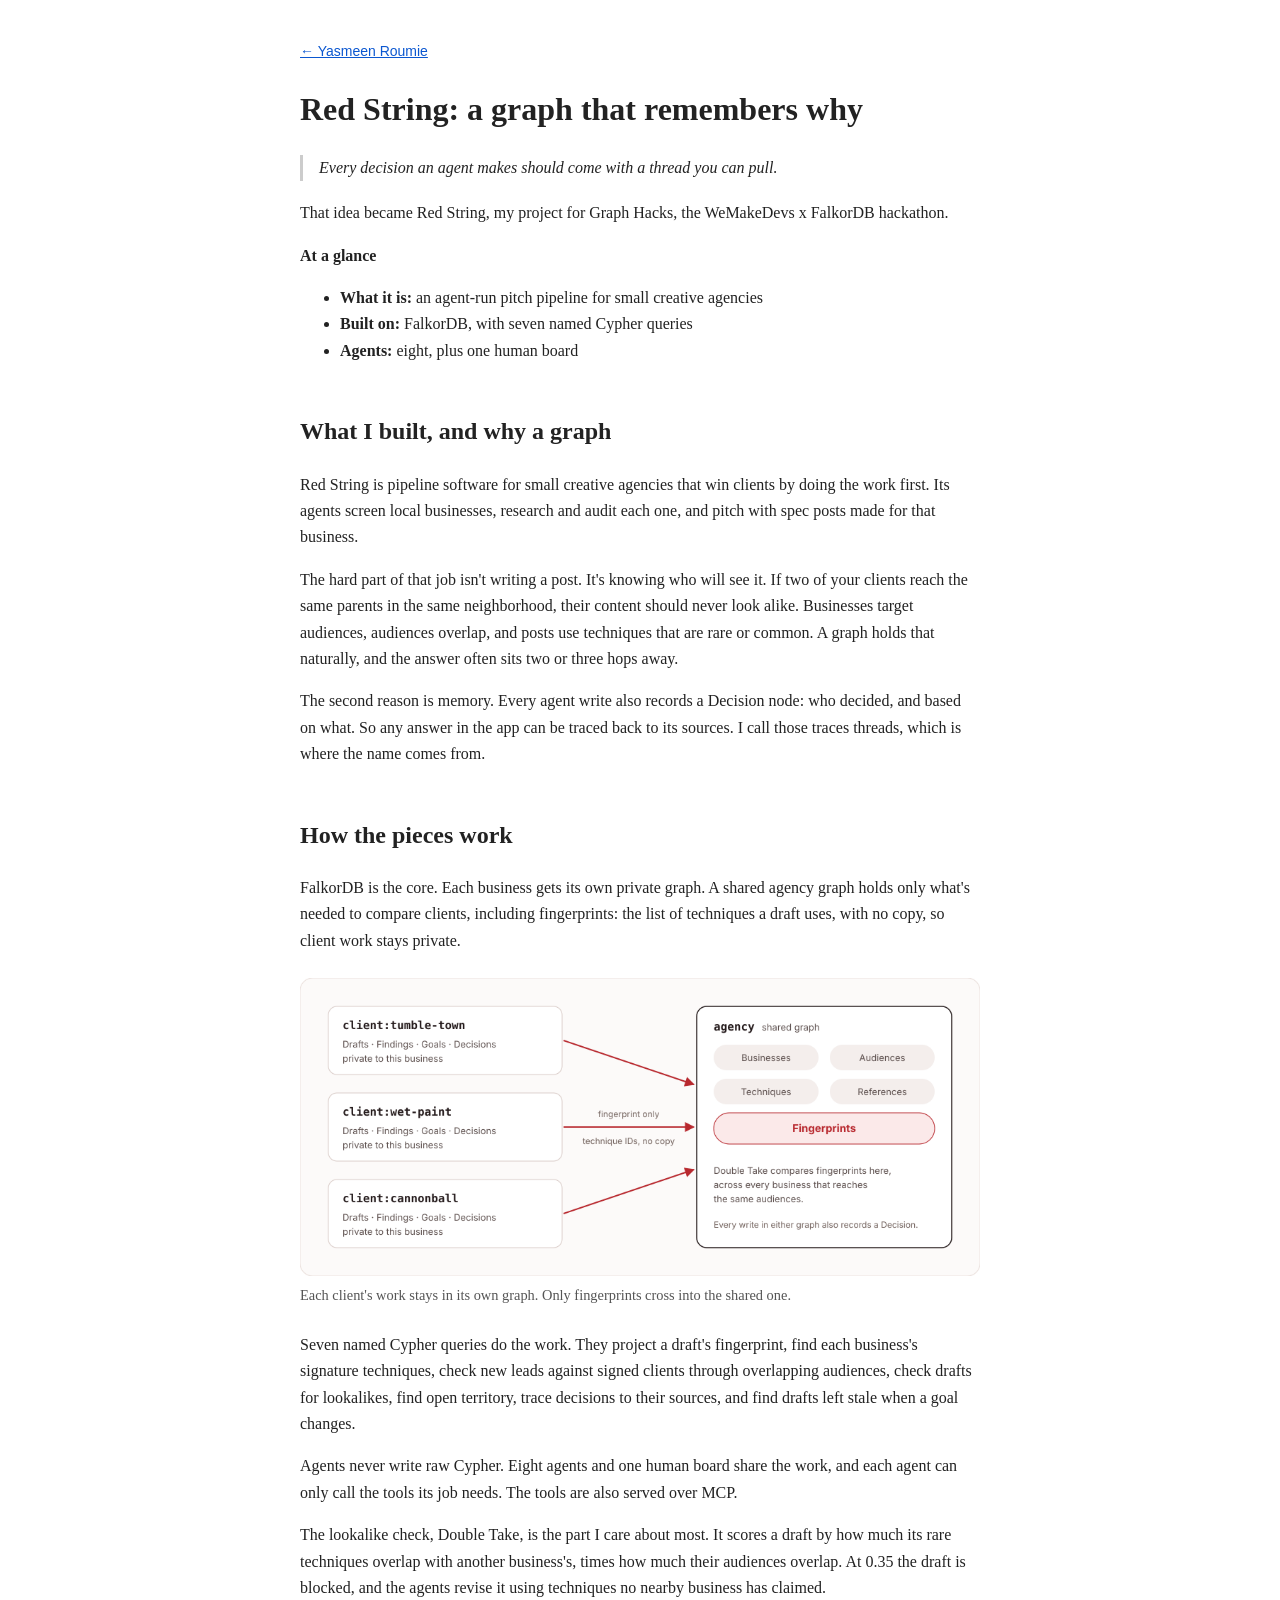
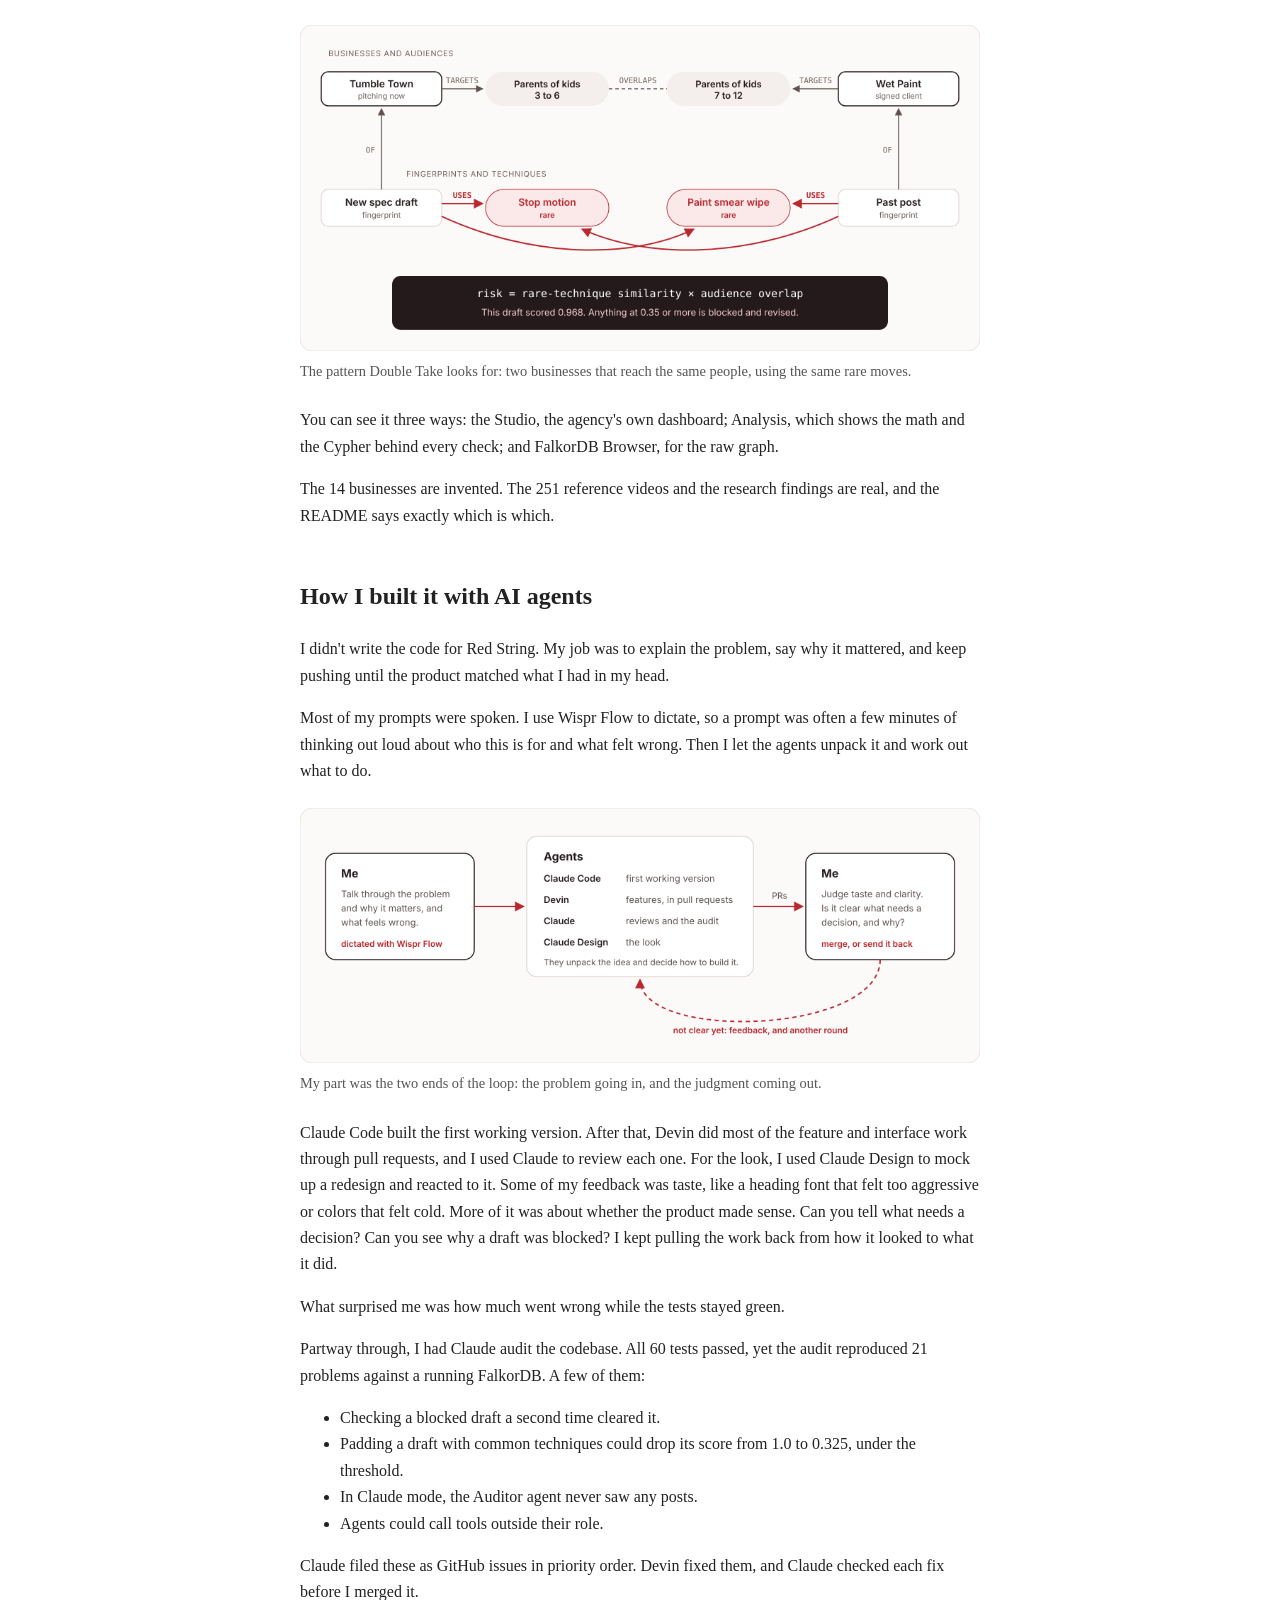
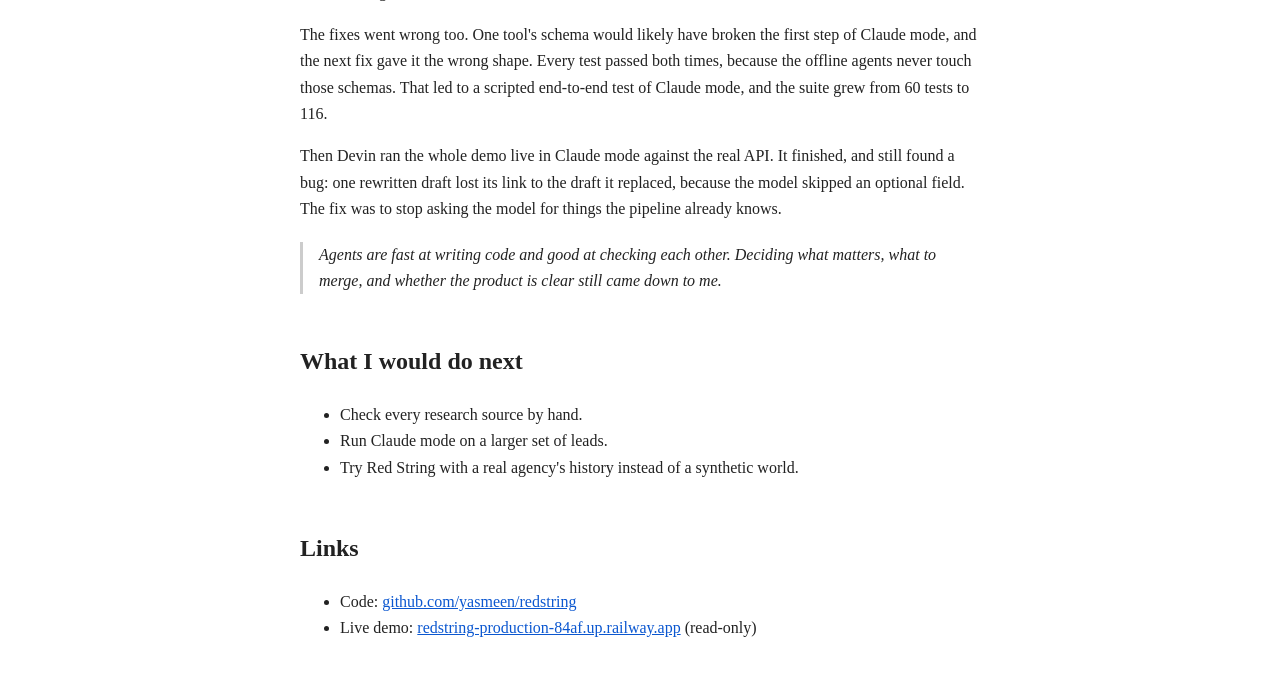
<file: blog/red-string.html>
<!DOCTYPE html>
<html lang="en"><head><meta charset="utf-8"><meta name="viewport" content="width=device-width, initial-scale=1">
<title>Red String: a graph that remembers why | Yasmeen Roumie</title>
<meta name="description" content="How I built Red String, an agent-run pitch pipeline on FalkorDB that traces every decision to its source and stops lookalike content, by directing a team of AI agents.">
<meta property="og:title" content="Red String: a graph that remembers why"><meta property="og:description" content="How I built Red String, an agent-run pitch pipeline on FalkorDB that traces every decision to its source and stops lookalike content, by directing a team of AI agents."><meta property="og:type" content="article">
<style>body{font-family:Georgia,serif;max-width:680px;margin:40px auto;padding:0 20px;line-height:1.65;color:#222}h1{font-size:2em;line-height:1.2}h2{margin-top:2em}a{color:#0b57d0}code{background:#f2f2f2;padding:1px 4px;border-radius:3px}pre{background:#f2f2f2;padding:12px;overflow:auto}img{max-width:100%;height:auto}figure{margin:1.5em 0}figcaption{font-size:.9em;color:#555}blockquote{margin:1.2em 0;padding-left:16px;border-left:3px solid #ccc;font-style:italic}.back{font-family:sans-serif;font-size:14px}</style></head>
<body><p class="back"><a href="/">&larr; Yasmeen Roumie</a></p>
<article>
<h1>Red String: a graph that remembers why</h1>
<blockquote>Every decision an agent makes should come with a thread you can pull.</blockquote>
<p>That idea became Red String, my project for Graph Hacks, the WeMakeDevs x FalkorDB hackathon.</p>
<p><strong>At a glance</strong></p>
<ul>
<li><strong>What it is:</strong> an agent-run pitch pipeline for small creative agencies</li>
<li><strong>Built on:</strong> FalkorDB, with seven named Cypher queries</li>
<li><strong>Agents:</strong> eight, plus one human board</li>
</ul>
<h2>What I built, and why a graph</h2>
<p>Red String is pipeline software for small creative agencies that win clients by doing the work first. Its agents screen local businesses, research and audit each one, and pitch with spec posts made for that business.</p>
<p>The hard part of that job isn't writing a post. It's knowing who will see it. If two of your clients reach the same parents in the same neighborhood, their content should never look alike. Businesses target audiences, audiences overlap, and posts use techniques that are rare or common. A graph holds that naturally, and the answer often sits two or three hops away.</p>
<p>The second reason is memory. Every agent write also records a Decision node: who decided, and based on what. So any answer in the app can be traced back to its sources. I call those traces threads, which is where the name comes from.</p>
<h2>How the pieces work</h2>
<p>FalkorDB is the core. Each business gets its own private graph. A shared agency graph holds only what's needed to compare clients, including fingerprints: the list of techniques a draft uses, with no copy, so client work stays private.</p>
<figure><img src="2-red-string-graphs.png" alt="Three private client graphs send only fingerprints, lists of technique IDs, into one shared agency graph where Double Take compares them.">
<figcaption>Each client's work stays in its own graph. Only fingerprints cross into the shared one.</figcaption></figure>
<p>Seven named Cypher queries do the work. They project a draft's fingerprint, find each business's signature techniques, check new leads against signed clients through overlapping audiences, check drafts for lookalikes, find open territory, trace decisions to their sources, and find drafts left stale when a goal changes.</p>
<p>Agents never write raw Cypher. Eight agents and one human board share the work, and each agent can only call the tools its job needs. The tools are also served over MCP.</p>
<p>The lookalike check, Double Take, is the part I care about most. It scores a draft by how much its rare techniques overlap with another business's, times how much their audiences overlap. At 0.35 the draft is blocked, and the agents revise it using techniques no nearby business has claimed.</p>
<figure><img src="3-red-string-double-take.png" alt="Tumble Town and Wet Paint reach overlapping parent audiences. A new Tumble Town draft and a past Wet Paint post both use Stop motion and Paint smear wipe, so the draft scores 0.968 and is blocked.">
<figcaption>The pattern Double Take looks for: two businesses that reach the same people, using the same rare moves.</figcaption></figure>
<p>You can see it three ways: the Studio, the agency's own dashboard; Analysis, which shows the math and the Cypher behind every check; and FalkorDB Browser, for the raw graph.</p>
<p>The 14 businesses are invented. The 251 reference videos and the research findings are real, and the README says exactly which is which.</p>
<h2>How I built it with AI agents</h2>
<p>I didn't write the code for Red String. My job was to explain the problem, say why it mattered, and keep pushing until the product matched what I had in my head.</p>
<p>Most of my prompts were spoken. I use Wispr Flow to dictate, so a prompt was often a few minutes of thinking out loud about who this is for and what felt wrong. Then I let the agents unpack it and work out what to do.</p>
<figure><img src="4-red-string-how-i-built-it.png" alt="I talk through the problem, agents build it, and I judge each pull request for taste and clarity, merging it or sending it back with feedback.">
<figcaption>My part was the two ends of the loop: the problem going in, and the judgment coming out.</figcaption></figure>
<p>Claude Code built the first working version. After that, Devin did most of the feature and interface work through pull requests, and I used Claude to review each one. For the look, I used Claude Design to mock up a redesign and reacted to it. Some of my feedback was taste, like a heading font that felt too aggressive or colors that felt cold. More of it was about whether the product made sense. Can you tell what needs a decision? Can you see why a draft was blocked? I kept pulling the work back from how it looked to what it did.</p>
<p>What surprised me was how much went wrong while the tests stayed green.</p>
<p>Partway through, I had Claude audit the codebase. All 60 tests passed, yet the audit reproduced 21 problems against a running FalkorDB. A few of them:</p>
<ul>
<li>Checking a blocked draft a second time cleared it.</li>
<li>Padding a draft with common techniques could drop its score from 1.0 to 0.325, under the threshold.</li>
<li>In Claude mode, the Auditor agent never saw any posts.</li>
<li>Agents could call tools outside their role.</li>
</ul>
<p>Claude filed these as GitHub issues in priority order. Devin fixed them, and Claude checked each fix before I merged it.</p>
<p>The fixes went wrong too. One tool's schema would likely have broken the first step of Claude mode, and the next fix gave it the wrong shape. Every test passed both times, because the offline agents never touch those schemas. That led to a scripted end-to-end test of Claude mode, and the suite grew from 60 tests to 116.</p>
<p>Then Devin ran the whole demo live in Claude mode against the real API. It finished, and still found a bug: one rewritten draft lost its link to the draft it replaced, because the model skipped an optional field. The fix was to stop asking the model for things the pipeline already knows.</p>
<blockquote>Agents are fast at writing code and good at checking each other. Deciding what matters, what to merge, and whether the product is clear still came down to me.</blockquote>
<h2>What I would do next</h2>
<ul>
<li>Check every research source by hand.</li>
<li>Run Claude mode on a larger set of leads.</li>
<li>Try Red String with a real agency's history instead of a synthetic world.</li>
</ul>
<h2>Links</h2>
<ul>
<li>Code: <a href="https://github.com/yasmeen/redstring">github.com/yasmeen/redstring</a></li>
<li>Live demo: <a href="https://redstring-production-84af.up.railway.app">redstring-production-84af.up.railway.app</a> (read-only)</li>
</ul>
</article></body></html>
</file>
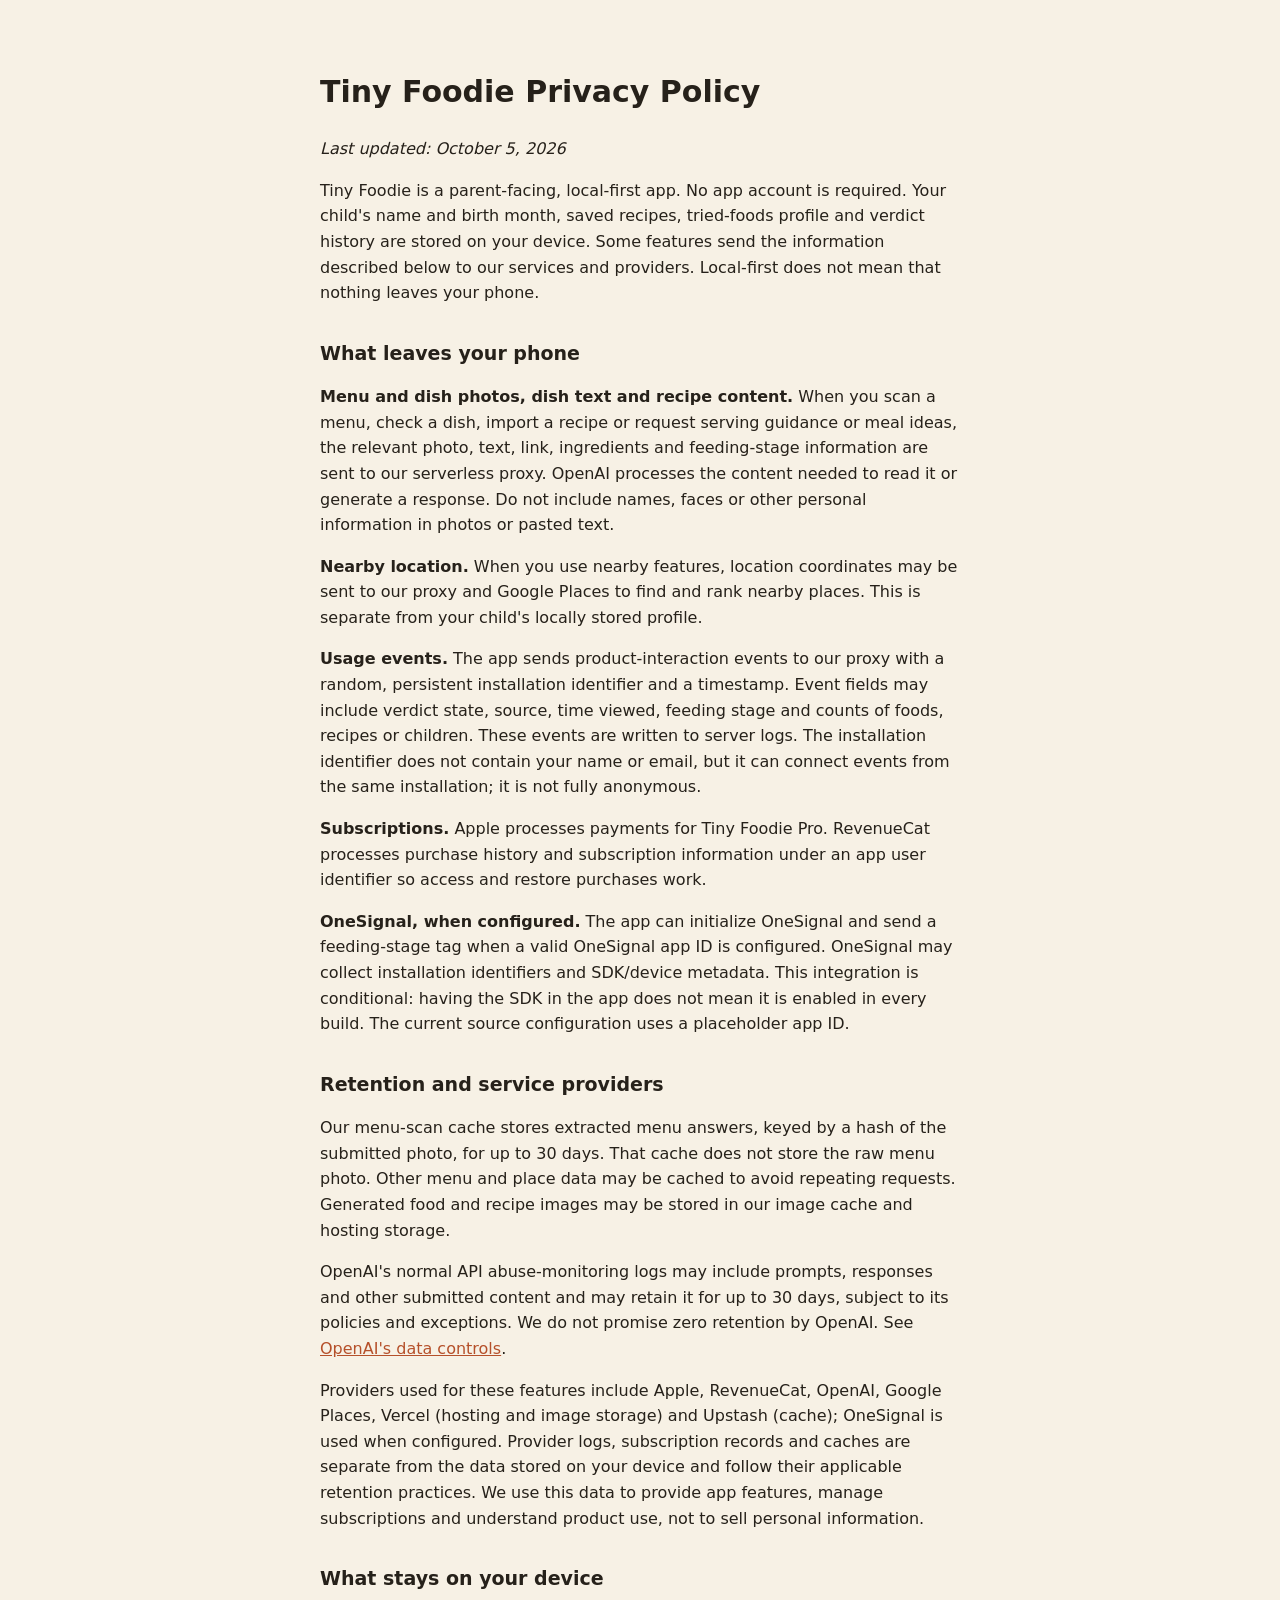
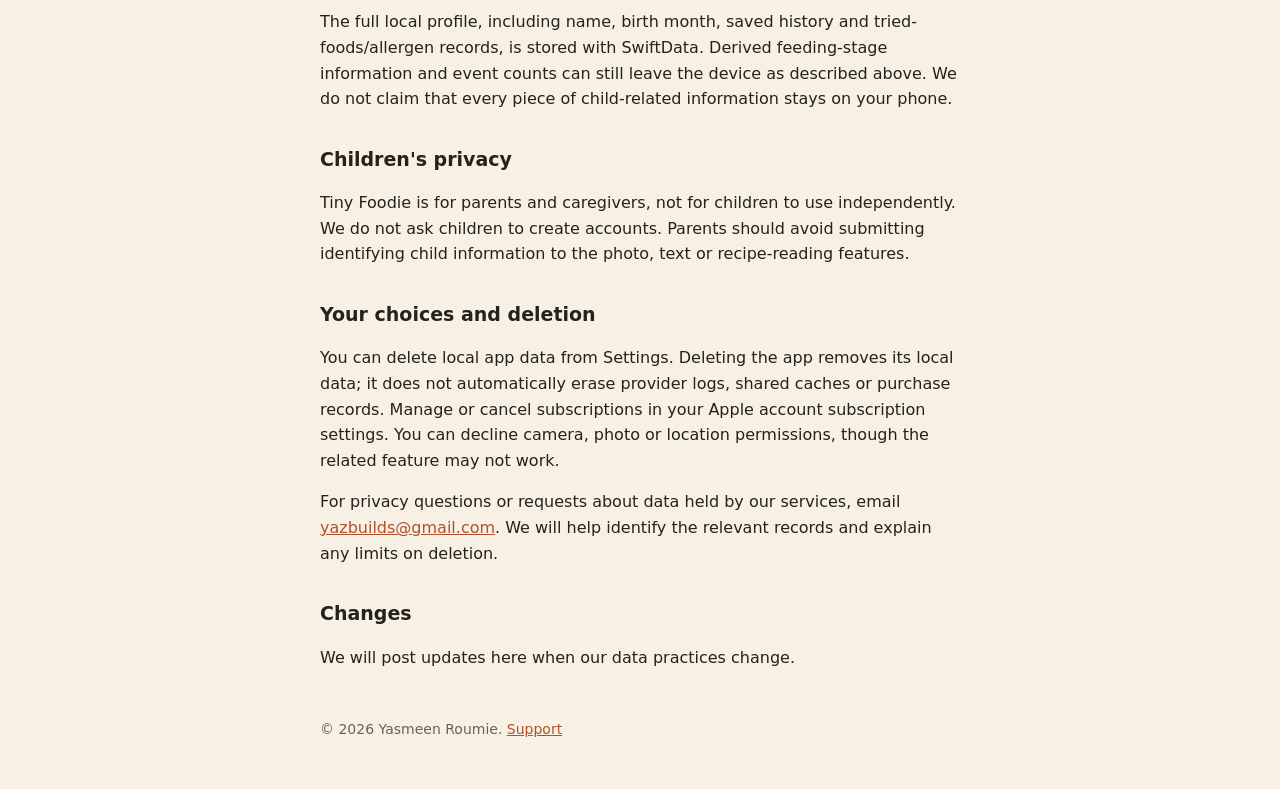
<file: tinyfoodie/privacy.html>
<!DOCTYPE html>
<html lang="en">
<head>
<meta charset="utf-8">
<meta name="viewport" content="width=device-width, initial-scale=1">
<title>Tiny Foodie - Privacy Policy</title>
<style>
  body{font-family:-apple-system,system-ui,sans-serif;background:#f7f1e5;color:#26211a;max-width:640px;margin:0 auto;padding:48px 24px;line-height:1.6}
  h1{font-size:30px} h2{font-size:19px;margin-top:32px}
  a{color:#b5502a}
  footer{margin-top:48px;font-size:14px;color:#6b6257}
</style>
</head>
<body>
<h1>Tiny Foodie Privacy Policy</h1>
<p><em>Last updated: October 5, 2026</em></p>
<p>Tiny Foodie is a parent-facing, local-first app. No app account is required. Your child's name and birth month, saved recipes, tried-foods profile and verdict history are stored on your device. Some features send the information described below to our services and providers. Local-first does not mean that nothing leaves your phone.</p>
<h2>What leaves your phone</h2>
<p><strong>Menu and dish photos, dish text and recipe content.</strong> When you scan a menu, check a dish, import a recipe or request serving guidance or meal ideas, the relevant photo, text, link, ingredients and feeding-stage information are sent to our serverless proxy. OpenAI processes the content needed to read it or generate a response. Do not include names, faces or other personal information in photos or pasted text.</p>
<p><strong>Nearby location.</strong> When you use nearby features, location coordinates may be sent to our proxy and Google Places to find and rank nearby places. This is separate from your child's locally stored profile.</p>
<p><strong>Usage events.</strong> The app sends product-interaction events to our proxy with a random, persistent installation identifier and a timestamp. Event fields may include verdict state, source, time viewed, feeding stage and counts of foods, recipes or children. These events are written to server logs. The installation identifier does not contain your name or email, but it can connect events from the same installation; it is not fully anonymous.</p>
<p><strong>Subscriptions.</strong> Apple processes payments for Tiny Foodie Pro. RevenueCat processes purchase history and subscription information under an app user identifier so access and restore purchases work.</p>
<p><strong>OneSignal, when configured.</strong> The app can initialize OneSignal and send a feeding-stage tag when a valid OneSignal app ID is configured. OneSignal may collect installation identifiers and SDK/device metadata. This integration is conditional: having the SDK in the app does not mean it is enabled in every build. The current source configuration uses a placeholder app ID.</p>
<h2>Retention and service providers</h2>
<p>Our menu-scan cache stores extracted menu answers, keyed by a hash of the submitted photo, for up to 30 days. That cache does not store the raw menu photo. Other menu and place data may be cached to avoid repeating requests. Generated food and recipe images may be stored in our image cache and hosting storage.</p>
<p>OpenAI's normal API abuse-monitoring logs may include prompts, responses and other submitted content and may retain it for up to 30 days, subject to its policies and exceptions. We do not promise zero retention by OpenAI. See <a href="https://developers.openai.com/api/docs/guides/your-data">OpenAI's data controls</a>.</p>
<p>Providers used for these features include Apple, RevenueCat, OpenAI, Google Places, Vercel (hosting and image storage) and Upstash (cache); OneSignal is used when configured. Provider logs, subscription records and caches are separate from the data stored on your device and follow their applicable retention practices. We use this data to provide app features, manage subscriptions and understand product use, not to sell personal information.</p>
<h2>What stays on your device</h2>
<p>The full local profile, including name, birth month, saved history and tried-foods/allergen records, is stored with SwiftData. Derived feeding-stage information and event counts can still leave the device as described above. We do not claim that every piece of child-related information stays on your phone.</p>
<h2>Children's privacy</h2>
<p>Tiny Foodie is for parents and caregivers, not for children to use independently. We do not ask children to create accounts. Parents should avoid submitting identifying child information to the photo, text or recipe-reading features.</p>
<h2>Your choices and deletion</h2>
<p>You can delete local app data from Settings. Deleting the app removes its local data; it does not automatically erase provider logs, shared caches or purchase records. Manage or cancel subscriptions in your Apple account subscription settings. You can decline camera, photo or location permissions, though the related feature may not work.</p>
<p>For privacy questions or requests about data held by our services, email <a href="mailto:yazbuilds@gmail.com">yazbuilds@gmail.com</a>. We will help identify the relevant records and explain any limits on deletion.</p>
<h2>Changes</h2>
<p>We will post updates here when our data practices change.</p>
<footer>&copy; 2026 Yasmeen Roumie. <a href="/tinyfoodie/">Support</a></footer>
</body>
</html>
</file>
<file: static/css/site.css>
/*! tailwindcss v4.3.3 | MIT License | https://tailwindcss.com */
@layer properties{@supports (((-webkit-hyphens:none)) and (not (margin-trim:inline))) or ((-moz-orient:inline) and (not (color:rgb(from red r g b)))){*,:before,:after,::backdrop{--tw-space-y-reverse:0;--tw-border-style:solid;--tw-leading:initial;--tw-font-weight:initial;--tw-tracking:initial;--tw-backdrop-blur:initial;--tw-backdrop-brightness:initial;--tw-backdrop-contrast:initial;--tw-backdrop-grayscale:initial;--tw-backdrop-hue-rotate:initial;--tw-backdrop-invert:initial;--tw-backdrop-opacity:initial;--tw-backdrop-saturate:initial;--tw-backdrop-sepia:initial;--tw-translate-x:0;--tw-translate-y:0;--tw-translate-z:0}}}@layer theme{:root,:host{--font-sans:"Familjen Grotesk", ui-sans-serif, system-ui, -apple-system, sans-serif;--spacing:.25rem;--container-4xl:56rem;--text-xs:.75rem;--text-xs--line-height:calc(1 / .75);--text-sm:.875rem;--text-sm--line-height:calc(1.25 / .875);--text-base:1rem;--text-base--line-height:calc(1.5 / 1);--text-lg:1.125rem;--text-lg--line-height:calc(1.75 / 1.125);--text-xl:1.25rem;--text-xl--line-height:calc(1.75 / 1.25);--text-2xl:1.5rem;--text-2xl--line-height:calc(2 / 1.5);--text-3xl:1.875rem;--text-3xl--line-height:calc(2.25 / 1.875);--text-4xl:2.25rem;--text-4xl--line-height:calc(2.5 / 2.25);--font-weight-medium:500;--font-weight-semibold:600;--tracking-tight:-.025em;--leading-relaxed:1.625;--radius-lg:.5rem;--blur-md:12px;--default-transition-duration:.15s;--default-transition-timing-function:cubic-bezier(.4, 0, .2, 1);--default-font-family:"Familjen Grotesk", ui-sans-serif, system-ui, -apple-system, sans-serif;--default-mono-font-family:"Geist Mono", ui-monospace, "SF Mono", monospace}}@layer base{*,:after,:before,::backdrop{box-sizing:border-box;border:0 solid;margin:0;padding:0}::file-selector-button{box-sizing:border-box;border:0 solid;margin:0;padding:0}html,:host{-webkit-text-size-adjust:100%;tab-size:4;line-height:1.5;font-family:var(--default-font-family,-apple-system, BlinkMacSystemFont, "Segoe UI", Roboto, "Helvetica Neue", "Noto Sans", Arial, sans-serif, "Apple Color Emoji", "Segoe UI Emoji", "Segoe UI Symbol", "Noto Color Emoji");font-feature-settings:var(--default-font-feature-settings,normal);font-variation-settings:var(--default-font-variation-settings,normal);-webkit-tap-highlight-color:transparent}hr{height:0;color:inherit;border-top-width:1px}abbr:where([title]){-webkit-text-decoration:underline dotted;text-decoration:underline dotted}h1,h2,h3,h4,h5,h6{font-size:inherit;font-weight:inherit}a{color:inherit;-webkit-text-decoration:inherit;-webkit-text-decoration:inherit;-webkit-text-decoration:inherit;text-decoration:inherit}b,strong{font-weight:bolder}code,kbd,samp,pre{font-family:var(--default-mono-font-family,ui-monospace, SFMono-Regular, Menlo, Monaco, Consolas, "Liberation Mono", "Courier New", monospace);font-feature-settings:var(--default-mono-font-feature-settings,normal);font-variation-settings:var(--default-mono-font-variation-settings,normal);font-size:1em}small{font-size:80%}sub,sup{vertical-align:baseline;font-size:75%;line-height:0;position:relative}sub{bottom:-.25em}sup{top:-.5em}table{text-indent:0;border-color:inherit;border-collapse:collapse}:-moz-focusring:where(:not(iframe)){outline:auto}progress{vertical-align:baseline}summary{display:list-item}ol,ul,menu{list-style:none}img,svg,video,canvas,audio,iframe,embed,object{vertical-align:middle;display:block}img,video{max-width:100%;height:auto}button,input,select,optgroup,textarea{font:inherit;font-feature-settings:inherit;font-variation-settings:inherit;letter-spacing:inherit;color:inherit;opacity:1;background-color:#0000;border-radius:0}::file-selector-button{font:inherit;font-feature-settings:inherit;font-variation-settings:inherit;letter-spacing:inherit;color:inherit;opacity:1;background-color:#0000;border-radius:0}:where(select:is([multiple],[size])) optgroup{font-weight:bolder}:where(select:is([multiple],[size])) optgroup option{padding-inline-start:20px}::file-selector-button{margin-inline-end:4px}::placeholder{opacity:1}@supports (not ((-webkit-appearance:-apple-pay-button))) or (contain-intrinsic-size:1px){::placeholder{color:currentColor}@supports (color:color-mix(in lab, red, red)){::placeholder{color:color-mix(in oklab, currentcolor 50%, transparent)}}}textarea{resize:vertical}::-webkit-search-decoration{-webkit-appearance:none}::-webkit-date-and-time-value{min-height:1lh;text-align:inherit}::-webkit-datetime-edit{display:inline-flex}::-webkit-datetime-edit-fields-wrapper{padding:0}::-webkit-datetime-edit{padding-block:0}::-webkit-datetime-edit-year-field{padding-block:0}::-webkit-datetime-edit-month-field{padding-block:0}::-webkit-datetime-edit-day-field{padding-block:0}::-webkit-datetime-edit-hour-field{padding-block:0}::-webkit-datetime-edit-minute-field{padding-block:0}::-webkit-datetime-edit-second-field{padding-block:0}::-webkit-datetime-edit-millisecond-field{padding-block:0}::-webkit-datetime-edit-meridiem-field{padding-block:0}::-webkit-calendar-picker-indicator{line-height:1}:-moz-ui-invalid{box-shadow:none}button,input:where([type=button],[type=reset],[type=submit]){appearance:button}::file-selector-button{appearance:button}::-webkit-inner-spin-button{height:auto}::-webkit-outer-spin-button{height:auto}[hidden]:where(:not([hidden=until-found])){display:none!important}html{scroll-behavior:smooth}body{background-color:var(--bg);color:var(--fg);font-family:var(--font-sans);-webkit-font-smoothing:antialiased;text-rendering:optimizelegibility}:focus-visible{outline:2px solid var(--ring);outline-offset:2px;border-radius:2px}@media (prefers-reduced-motion:reduce){html{scroll-behavior:auto}*,:before,:after{transition-duration:.01ms!important;animation-duration:.01ms!important;animation-iteration-count:1!important}}}@layer components{.emoji{vertical-align:-.2em;width:1.1em;height:1.1em;display:inline-block}.icon{fill:currentColor;flex:none;width:1em;height:1em}.marker{background-image:linear-gradient(var(--marker), var(--marker));background-position:0 100%;background-repeat:no-repeat;background-size:100% 2px;padding-bottom:1px;transition:background-size .2s}.marker:hover{background-size:100% 100%}.sweep{color:var(--sweep-fg,var(--fg));background-image:linear-gradient(to right, transparent 50%, var(--sweep,transparent) 50%);background-position:0 0;background-repeat:no-repeat;background-size:200%;border-radius:3px;margin-inline:-.1em;padding-inline:.1em;transition:background-position .45s cubic-bezier(.16,1,.3,1)}.sweep:hover,.sweep:focus-visible{background-position:-100% 0}@media (hover:none){.sweep{background-position:-100% 0}}.sweep-hook{--sweep-fg:var(--c-hook);--sweep:var(--c-hook)}@supports (color:color-mix(in lab, red, red)){.sweep-hook{--sweep:color-mix(in srgb, var(--c-hook) 20%, transparent)}}.sweep-oscar{--sweep-fg:var(--c-oscar);--sweep:var(--c-oscar)}@supports (color:color-mix(in lab, red, red)){.sweep-oscar{--sweep:color-mix(in srgb, var(--c-oscar) 20%, transparent)}}.sweep-gs{--sweep-fg:var(--c-gs);--sweep:var(--c-gs)}@supports (color:color-mix(in lab, red, red)){.sweep-gs{--sweep:color-mix(in srgb, var(--c-gs) 20%, transparent)}}.sweep-celo{--sweep-fg:var(--c-celo);--sweep:var(--c-celo)}@supports (color:color-mix(in lab, red, red)){.sweep-celo{--sweep:color-mix(in srgb, var(--c-celo) 20%, transparent)}}.sweep-tinder{--sweep-fg:var(--c-tinder);--sweep:var(--c-tinder)}@supports (color:color-mix(in lab, red, red)){.sweep-tinder{--sweep:color-mix(in srgb, var(--c-tinder) 20%, transparent)}}.sweep-snapchat{--sweep-fg:var(--c-snapchat);--sweep:var(--c-snapchat)}@supports (color:color-mix(in lab, red, red)){.sweep-snapchat{--sweep:color-mix(in srgb, var(--c-snapchat) 26%, transparent)}}.sweep-nasa{--sweep-fg:var(--c-nasa);--sweep:var(--c-nasa)}@supports (color:color-mix(in lab, red, red)){.sweep-nasa{--sweep:color-mix(in srgb, var(--c-nasa) 20%, transparent)}}.card{background-color:var(--surface);border:1px solid var(--border);border-radius:.75rem;transition:border-color .2s,transform .2s}.card-link:hover .card,.card-link:focus-visible .card{border-color:var(--accent)}@supports (color:color-mix(in lab, red, red)){.card-link:hover .card,.card-link:focus-visible .card{border-color:color-mix(in oklch, var(--accent) 45%, var(--border))}}.card-link:hover .card,.card-link:focus-visible .card{transform:translateY(-2px)}.card-link:active .card{transform:translateY(0)}.tag{border:1px solid var(--border);background-color:var(--surface-2);color:var(--muted);white-space:nowrap;border-radius:9999px;align-items:center;gap:.375rem;padding:.375rem .625rem;font-size:.75rem;line-height:1;display:inline-flex}.btn{border:1px solid var(--border);background-color:var(--surface);color:var(--fg);border-radius:.5rem;align-items:center;gap:.5rem;padding:.5rem .875rem;font-size:.875rem;font-weight:500;transition:background-color .15s,border-color .15s,transform .1s;display:inline-flex}.btn:hover{background-color:var(--surface-2);border-color:var(--accent)}@supports (color:color-mix(in lab, red, red)){.btn:hover{border-color:color-mix(in oklch, var(--accent) 40%, var(--border))}}.btn:active{transform:translateY(1px)}.btn-icon{width:2.5rem;height:2.5rem;color:var(--fg);border-radius:.5rem;justify-content:center;align-items:center;transition:background-color .15s;display:inline-flex}.btn-icon:hover{background-color:var(--surface-2)}}@layer utilities{.collapse{visibility:collapse}.sr-only{clip-path:inset(50%);white-space:nowrap;border-width:0;width:1px;height:1px;margin:-1px;padding:0;position:absolute;overflow:hidden}.sticky{position:sticky}.top-0{top:0}.z-40{z-index:40}.order-first{order:-9999}.float-right{float:right}.mx-auto{margin-inline:auto}.mt-1{margin-top:var(--spacing)}.mt-2{margin-top:calc(var(--spacing) * 2)}.mt-3{margin-top:calc(var(--spacing) * 3)}.mt-4{margin-top:calc(var(--spacing) * 4)}.mt-12{margin-top:calc(var(--spacing) * 12)}.mt-16{margin-top:calc(var(--spacing) * 16)}.-mr-2{margin-right:calc(var(--spacing) * -2)}.mb-1{margin-bottom:var(--spacing)}.-ml-2{margin-left:calc(var(--spacing) * -2)}.ml-2{margin-left:calc(var(--spacing) * 2)}.block{display:block}.flex{display:flex}.flow-root{display:flow-root}.grid{display:grid}.hidden{display:none}.inline{display:inline}.size-10{width:calc(var(--spacing) * 10);height:calc(var(--spacing) * 10)}.h-16{height:calc(var(--spacing) * 16)}.h-28{height:calc(var(--spacing) * 28)}.h-32{height:calc(var(--spacing) * 32)}.h-full{height:100%}.w-auto{width:auto}.max-w-4xl{max-width:var(--container-4xl)}.max-w-\[52ch\]{max-width:52ch}.max-w-\[56ch\]{max-width:56ch}.min-w-0{min-width:0}.shrink-0{flex-shrink:0}.flex-col{flex-direction:column}.flex-wrap{flex-wrap:wrap}.items-center{align-items:center}.items-start{align-items:flex-start}.justify-between{justify-content:space-between}.gap-1{gap:var(--spacing)}.gap-1\.5{gap:calc(var(--spacing) * 1.5)}.gap-2{gap:calc(var(--spacing) * 2)}.gap-4{gap:calc(var(--spacing) * 4)}:where(.space-y-12>:not(:last-child)){--tw-space-y-reverse:0;margin-block-start:calc(calc(var(--spacing) * 12) * var(--tw-space-y-reverse));margin-block-end:calc(calc(var(--spacing) * 12) * calc(1 - var(--tw-space-y-reverse)))}.rounded-lg{border-radius:var(--radius-lg)}.border-t{border-top-style:var(--tw-border-style);border-top-width:1px}.border-b{border-bottom-style:var(--tw-border-style);border-bottom-width:1px}.border-border{border-color:var(--border)}.bg-bg\/80{background-color:var(--bg)}@supports (color:color-mix(in lab, red, red)){.bg-bg\/80{background-color:color-mix(in oklab, var(--bg) 80%, transparent)}}.bg-surface-2{background-color:var(--surface-2)}.p-5{padding:calc(var(--spacing) * 5)}.px-3{padding-inline:calc(var(--spacing) * 3)}.px-5{padding-inline:calc(var(--spacing) * 5)}.py-1\.5{padding-block:calc(var(--spacing) * 1.5)}.py-2{padding-block:calc(var(--spacing) * 2)}.py-2\.5{padding-block:calc(var(--spacing) * 2.5)}.py-10{padding-block:calc(var(--spacing) * 10)}.pt-1{padding-top:var(--spacing)}.pt-12{padding-top:calc(var(--spacing) * 12)}.pb-24{padding-bottom:calc(var(--spacing) * 24)}.font-mono{font-family:Geist Mono,ui-monospace,SF Mono,monospace}.text-2xl{font-size:var(--text-2xl);line-height:var(--tw-leading,var(--text-2xl--line-height))}.text-3xl{font-size:var(--text-3xl);line-height:var(--tw-leading,var(--text-3xl--line-height))}.text-base{font-size:var(--text-base);line-height:var(--tw-leading,var(--text-base--line-height))}.text-lg{font-size:var(--text-lg);line-height:var(--tw-leading,var(--text-lg--line-height))}.text-sm{font-size:var(--text-sm);line-height:var(--tw-leading,var(--text-sm--line-height))}.text-xl{font-size:var(--text-xl);line-height:var(--tw-leading,var(--text-xl--line-height))}.text-xs{font-size:var(--text-xs);line-height:var(--tw-leading,var(--text-xs--line-height))}.leading-relaxed{--tw-leading:var(--leading-relaxed);line-height:var(--leading-relaxed)}.font-medium{--tw-font-weight:var(--font-weight-medium);font-weight:var(--font-weight-medium)}.font-semibold{--tw-font-weight:var(--font-weight-semibold);font-weight:var(--font-weight-semibold)}.tracking-tight{--tw-tracking:var(--tracking-tight);letter-spacing:var(--tracking-tight)}.whitespace-nowrap{white-space:nowrap}.text-muted{color:var(--muted)}.backdrop-blur-md{--tw-backdrop-blur:blur(var(--blur-md));-webkit-backdrop-filter:var(--tw-backdrop-blur,) var(--tw-backdrop-brightness,) var(--tw-backdrop-contrast,) var(--tw-backdrop-grayscale,) var(--tw-backdrop-hue-rotate,) var(--tw-backdrop-invert,) var(--tw-backdrop-opacity,) var(--tw-backdrop-saturate,) var(--tw-backdrop-sepia,);backdrop-filter:var(--tw-backdrop-blur,) var(--tw-backdrop-brightness,) var(--tw-backdrop-contrast,) var(--tw-backdrop-grayscale,) var(--tw-backdrop-hue-rotate,) var(--tw-backdrop-invert,) var(--tw-backdrop-opacity,) var(--tw-backdrop-saturate,) var(--tw-backdrop-sepia,)}.transition-colors{transition-property:color,background-color,border-color,outline-color,text-decoration-color,fill,stroke,--tw-gradient-from,--tw-gradient-via,--tw-gradient-to;transition-timing-function:var(--tw-ease,var(--default-transition-timing-function));transition-duration:var(--tw-duration,var(--default-transition-duration))}.transition-transform{transition-property:transform,translate,scale,rotate;transition-timing-function:var(--tw-ease,var(--default-transition-timing-function));transition-duration:var(--tw-duration,var(--default-transition-duration))}@media (hover:hover){.group-hover\:translate-x-0\.5:is(:where(.group):hover *){--tw-translate-x:calc(var(--spacing) * .5);translate:var(--tw-translate-x) var(--tw-translate-y)}.group-hover\:-translate-y-0\.5:is(:where(.group):hover *){--tw-translate-y:calc(var(--spacing) * -.5);translate:var(--tw-translate-x) var(--tw-translate-y)}.hover\:bg-surface-2:hover{background-color:var(--surface-2)}.hover\:text-accent:hover{color:var(--accent)}.hover\:text-fg:hover{color:var(--fg)}}@media (min-width:40rem){.sm\:col-span-2{grid-column:span 2/span 2}.sm\:mt-16{margin-top:calc(var(--spacing) * 16)}.sm\:mt-20{margin-top:calc(var(--spacing) * 20)}.sm\:ml-8{margin-left:calc(var(--spacing) * 8)}.sm\:flex{display:flex}.sm\:hidden{display:none}.sm\:h-44{height:calc(var(--spacing) * 44)}.sm\:h-48{height:calc(var(--spacing) * 48)}.sm\:grid-cols-2{grid-template-columns:repeat(2,minmax(0,1fr))}.sm\:grid-cols-\[9rem_1fr\]{grid-template-columns:9rem 1fr}.sm\:gap-8{gap:calc(var(--spacing) * 8)}.sm\:pt-16{padding-top:calc(var(--spacing) * 16)}.sm\:text-4xl{font-size:var(--text-4xl);line-height:var(--tw-leading,var(--text-4xl--line-height))}.sm\:text-lg{font-size:var(--text-lg);line-height:var(--tw-leading,var(--text-lg--line-height))}}@media (min-width:64rem){.lg\:h-64{height:calc(var(--spacing) * 64)}}@keyframes rise{0%{opacity:0;transform:translateY(8px)}to{opacity:1;transform:none}}.rise{animation:.5s cubic-bezier(.16,1,.3,1) both rise}}@font-face{font-family:Familjen Grotesk;src:url(../fonts/FamiljenGrotesk-400.woff2)format("woff2");font-weight:400;font-style:normal;font-display:swap}@font-face{font-family:Familjen Grotesk;src:url(../fonts/FamiljenGrotesk-500.woff2)format("woff2");font-weight:500;font-style:normal;font-display:swap}@font-face{font-family:Familjen Grotesk;src:url(../fonts/FamiljenGrotesk-600.woff2)format("woff2");font-weight:600;font-style:normal;font-display:swap}@font-face{font-family:Familjen Grotesk;src:url(../fonts/FamiljenGrotesk-700.woff2)format("woff2");font-weight:700;font-style:normal;font-display:swap}@font-face{font-family:Geist Mono;src:url(../fonts/GeistMono-Variable.woff2)format("woff2");font-weight:100 900;font-style:normal;font-display:swap}:root{--bg:oklch(99.4% .001 260);--surface:oklch(100% 0 0);--surface-2:oklch(97.5% .002 260);--fg:oklch(24% .012 264);--muted:oklch(53% .013 264);--border:oklch(91.5% .004 264);--accent:oklch(52% .166 252);--marker:#bae1ff;--ring:oklch(52% .166 252)}@media (prefers-color-scheme:dark){:root{--bg:oklch(17% .008 264);--surface:oklch(21.2% .011 264);--surface-2:oklch(24.6% .012 264);--fg:oklch(95.5% .003 264);--muted:oklch(70% .014 264);--border:oklch(30.2% .013 264);--accent:oklch(76% .132 245);--marker:oklch(50% .1 245);--ring:oklch(76% .132 245)}}:root{--c-hook:#b45309;--c-oscar:#4338ca;--c-gs:#1e40af;--c-celo:#047857;--c-tinder:#be123c;--c-snapchat:#a16207;--c-nasa:#1e40af}@media (prefers-color-scheme:dark){:root{--c-hook:#fb923c;--c-oscar:#a5b4fc;--c-gs:#93c5fd;--c-celo:#6ee7b7;--c-tinder:#fda4af;--c-snapchat:#fcd34d;--c-nasa:#93c5fd}}@property --tw-space-y-reverse{syntax:"*";inherits:false;initial-value:0}@property --tw-border-style{syntax:"*";inherits:false;initial-value:solid}@property --tw-leading{syntax:"*";inherits:false}@property --tw-font-weight{syntax:"*";inherits:false}@property --tw-tracking{syntax:"*";inherits:false}@property --tw-backdrop-blur{syntax:"*";inherits:false}@property --tw-backdrop-brightness{syntax:"*";inherits:false}@property --tw-backdrop-contrast{syntax:"*";inherits:false}@property --tw-backdrop-grayscale{syntax:"*";inherits:false}@property --tw-backdrop-hue-rotate{syntax:"*";inherits:false}@property --tw-backdrop-invert{syntax:"*";inherits:false}@property --tw-backdrop-opacity{syntax:"*";inherits:false}@property --tw-backdrop-saturate{syntax:"*";inherits:false}@property --tw-backdrop-sepia{syntax:"*";inherits:false}@property --tw-translate-x{syntax:"*";inherits:false;initial-value:0}@property --tw-translate-y{syntax:"*";inherits:false;initial-value:0}@property --tw-translate-z{syntax:"*";inherits:false;initial-value:0}
</file>
